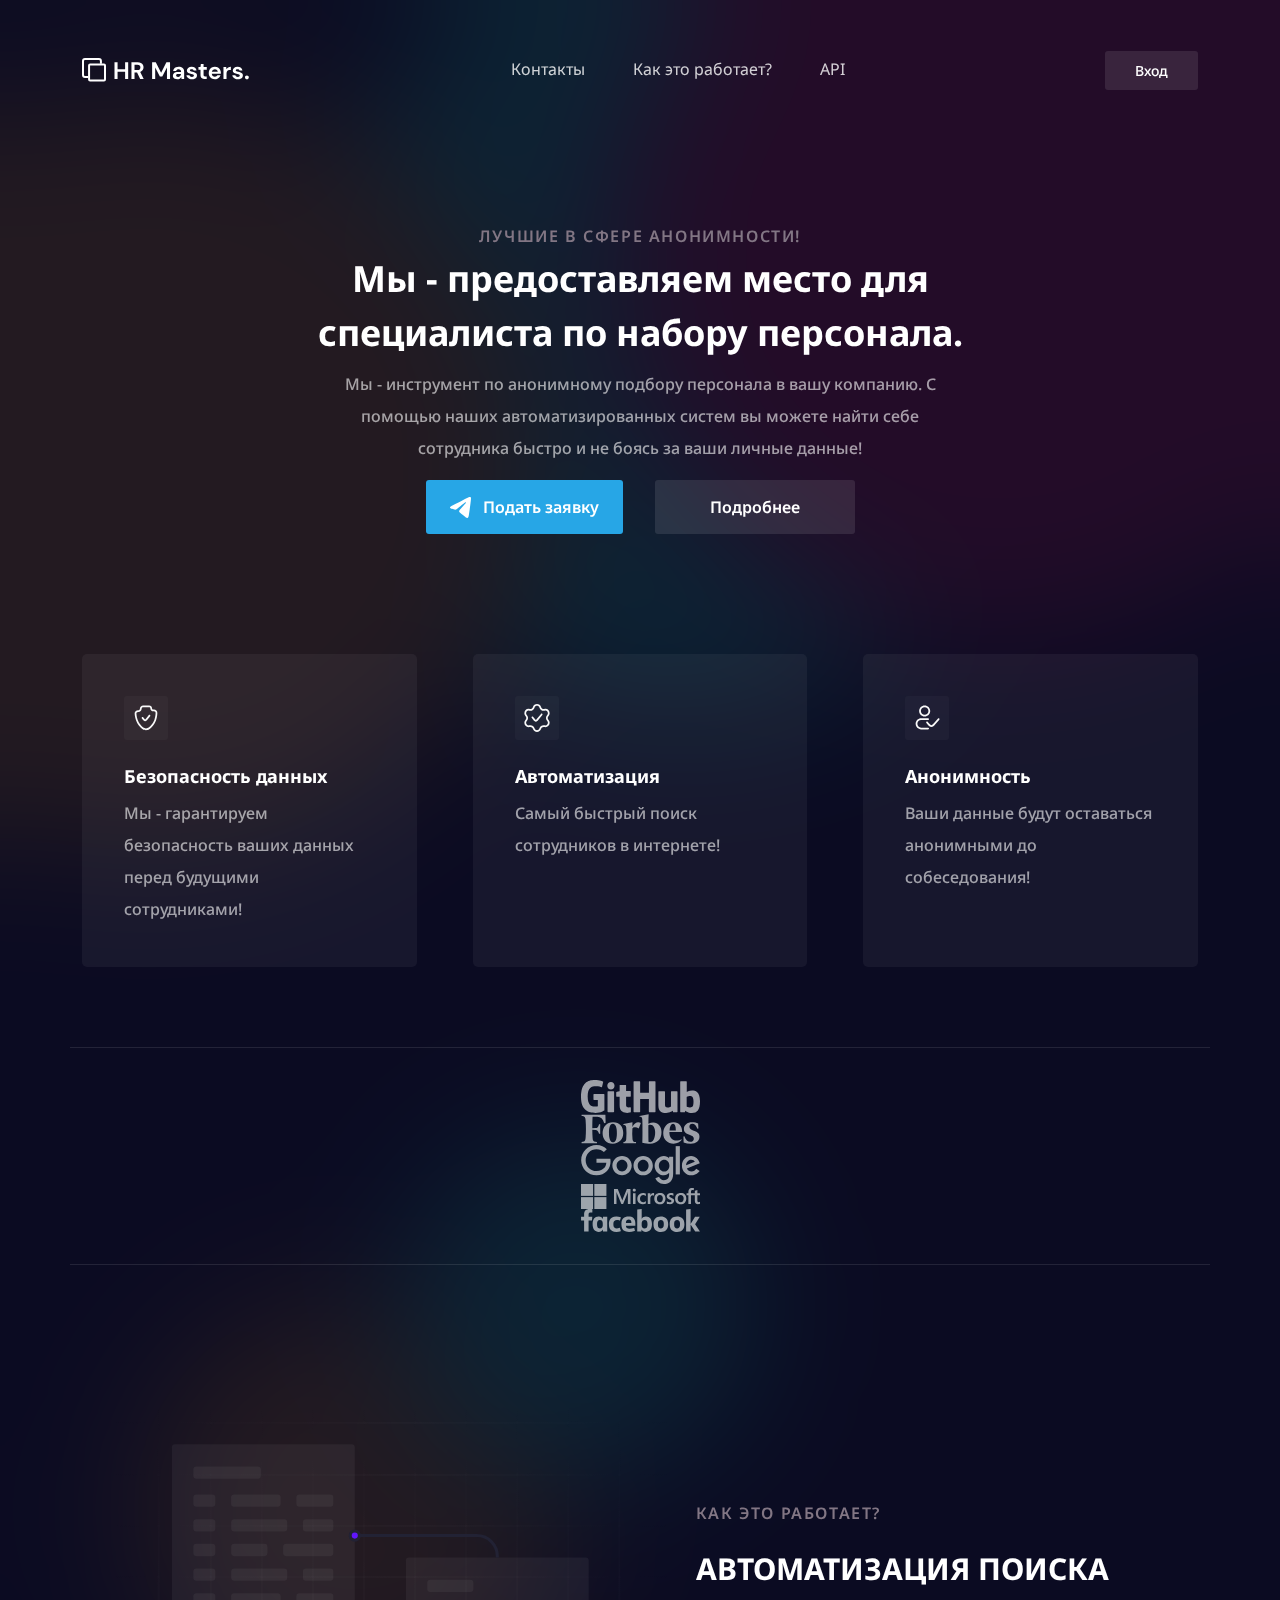
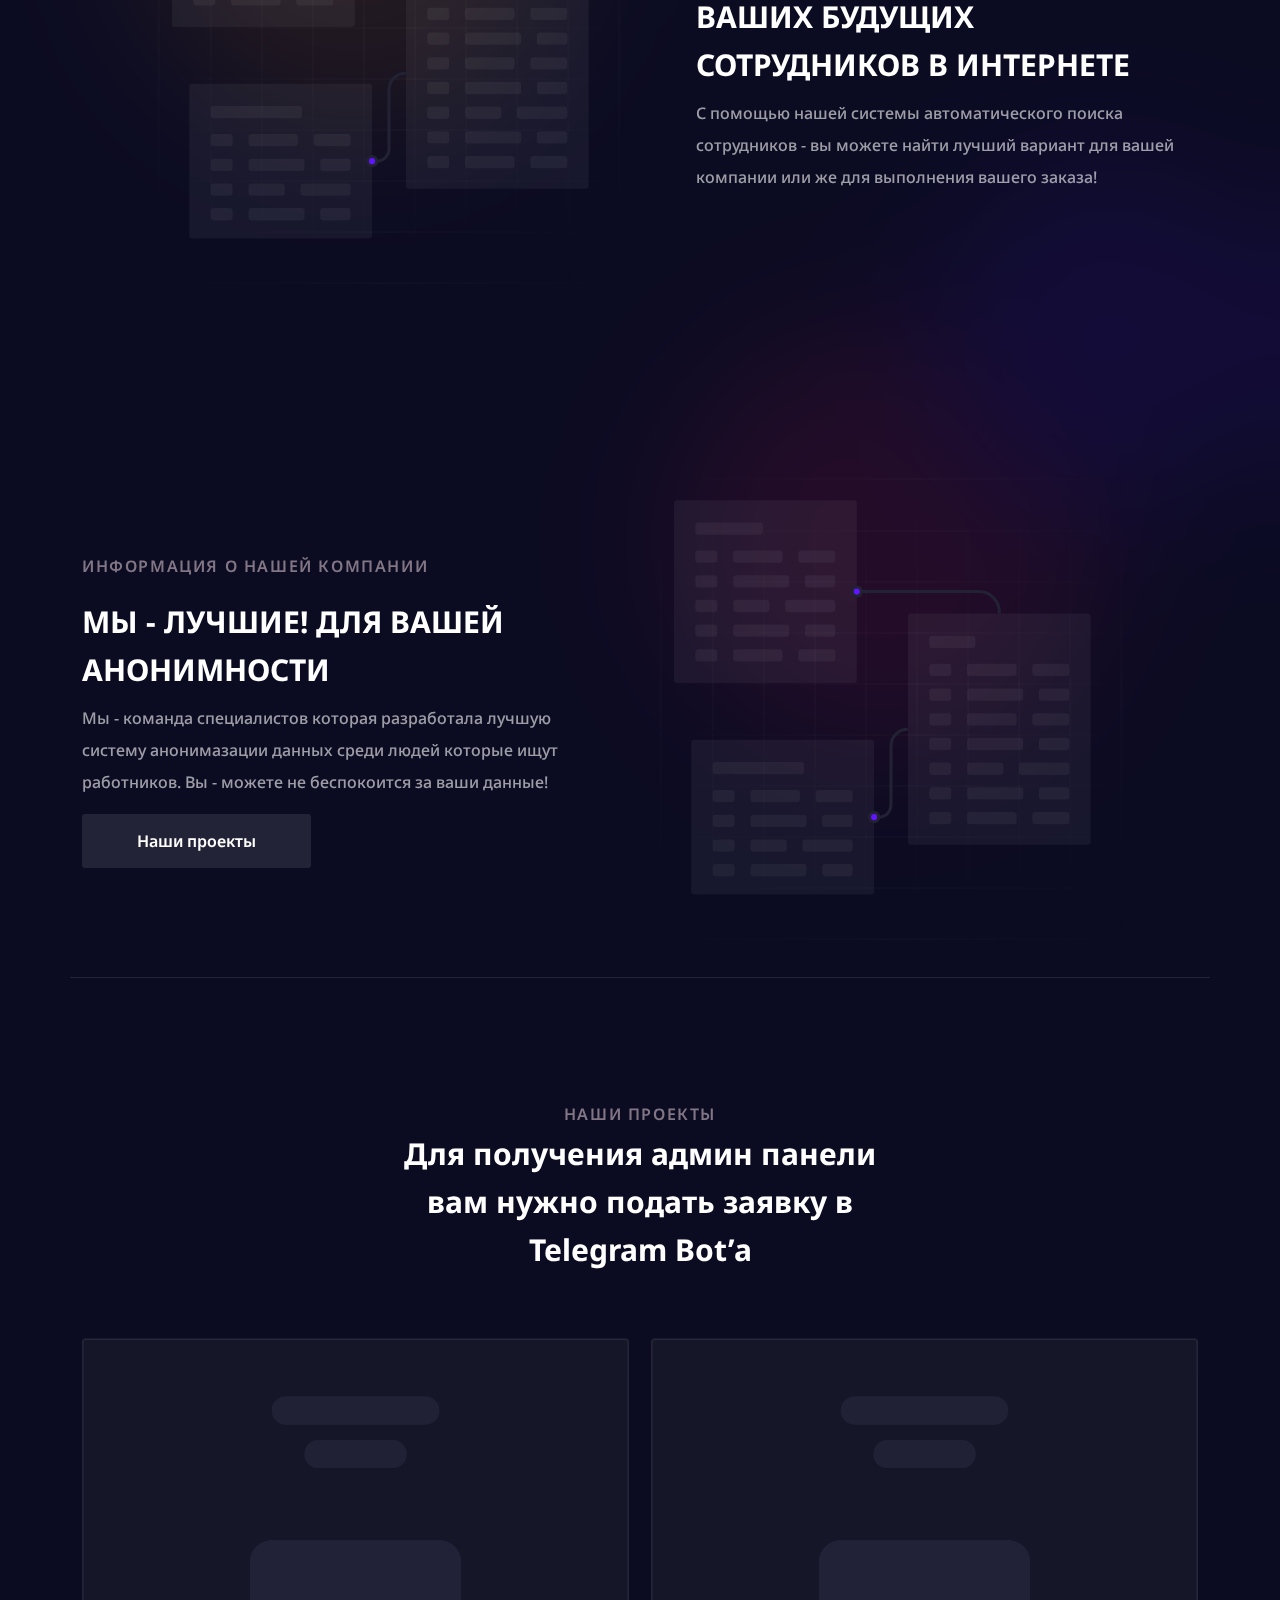
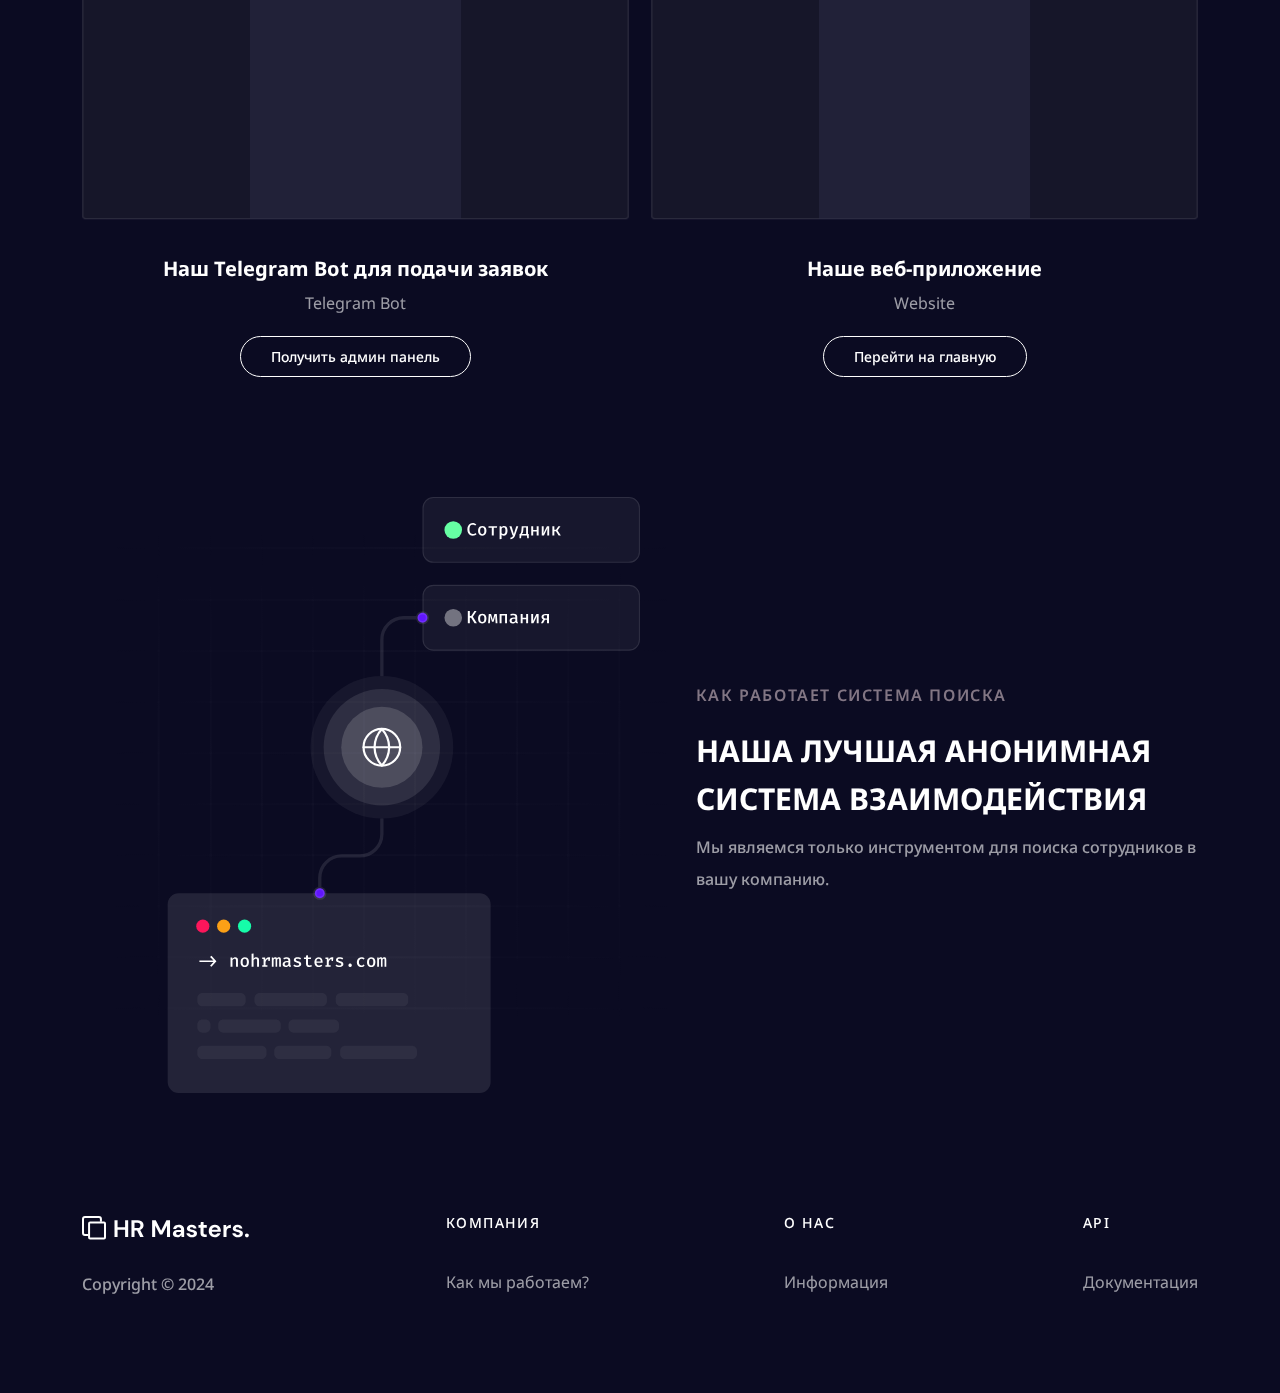
<file: index.html>
<!DOCTYPE html>
<html lang="en">
<head>
    <meta charset="UTF-8">
    <meta name="viewport" content="width=device-width, initial-scale=1.0">
    <link href="https://cdn.jsdelivr.net/npm/bootstrap@5.3.3/dist/css/bootstrap.min.css" rel="stylesheet" integrity="sha384-QWTKZyjpPEjISv5WaRU9OFeRpok6YctnYmDr5pNlyT2bRjXh0JMhjY6hW+ALEwIH" crossorigin="anonymous">
    <link rel="stylesheet" type="text/css" href="./assets/js/slick-1.8.1/slick/slick.css"/>
    <link rel="stylesheet" type="text/css" href="./assets/js/slick-1.8.1/slick/slick-theme.css"/>
    <link rel="stylesheet" href="./assets/css/style.css">
    <link rel="stylesheet" href="./assets/css/media.css">
    <link rel="shortcut icon" href="./assets/image/" type="image/x-icon">
    <title>HR Masters.</title>
</head>
<body class="bg-1">
<div class="blur">
    <header>
        <div class="container menu">
            <div class="menu-logo">
                <a href="./index.html"><img src="./assets/image/logo.svg" alt="logo"></a>
            </div>
            <div class="menu-links">
                <div class="menu-link">
                    <a href="./contacts.html">Контакты</a>
                </div>
                
                <div class="menu-link">
                    <a href="./howtowork.html">Как это работает?</a>
                </div>
                <div class="menu-link">
                    <a href="./api.html">API</a>
                </div>
            </div>
            <div class="menu-auth">
                <a href="./auth.html"><button>Вход</button></a>
            </div>
        </div>
        <nav class="navbar navbar-expand-lg navbar-light">
            <div class="container d-flex justify-content-between align-items-center">
                <div class="">
                    <button class="navbar-toggler" type="button" data-bs-toggle="collapse" data-bs-target="#navbarContent" aria-controls="navbarContent" aria-expanded="false">
                        <span class="navbar-toggler-icon"></span>
                    </button>
                </div>
                <div>
                    <div class="nabar-menu-r">
                        <a href="./index.html" class="navbar-brand"><img src="./assets/image/logo.svg" alt="logo"></a>
                    </div>
                </div>
                <div class="collapse navbar-collapse" id="navbarContent">
                    <ul class="navbar-nav mt-4 mb-0">
                        <li class="nav-item">
                            <a href="./contacts.html">Контакты</a>
                        </li>
                        
                        <li class="nav-item">
                            <a href="./howtowork.html">Как это работает?</a>
                        </li>
                        <li class="nav-item">
                            <a href="./api.html">API</a>
                        </li>
                        <li class="nav-item">
                            <a href="./auth.html">Вход</a>
                        </li>
                    </ul>
                </div>
            </div>
        </nav>
    </header>
    <section>
        <div class="container bid">
            <div class="bid-pastheader">
                <p>ЛУЧШИЕ В СФЕРЕ АНОНИМНОСТИ!</p>
            </div>
            <div class="bid-header">
                <h1>Мы - предоставляем место для специалиста по набору персонала.</h1>
            </div>
            <div class="bid-info">
                <p>Мы - инструмент по анонимному подбору персонала в вашу компанию. С помощью наших автоматизированных систем вы можете найти себе сотрудника быстро и не боясь за ваши личные данные!</p>
            </div>
            <div class="bid-buttons">
                <div class="bid-button-tg">
                    <a href="https://t.me/hrmastermanager"><button><img src="./assets/image/svg/logo tg.svg" alt="tg">Подать заявку</button></a>
                </div>
                <div class="bid-button-more">
                    <a href="./howtowork.html"><button>Подробнее</button></a>
                </div>
            </div>
        </div>
    </section>
    <section>
        <div class="container infoBlocks">
            <div class="infoBlock-item">
                <div class="infoBlock-item-img">
                    <img src="./assets/image/svg/guard.svg" alt="">
                </div>
                <div class="infoBlock-item-header">
                    <h2>Безопасность данных</h2>
                </div>
                <div class="infoBlock-item-text">
                    <p>Мы - гарантируем безопасность ваших данных перед будущими сотрудниками!</p>
                </div>
            </div>
            <div class="infoBlock-item">
                <div class="infoBlock-item-img">
                    <img src="./assets/image/svg/verif.svg" alt="">
                </div>
                <div class="infoBlock-item-header">
                    <h2>Автоматизация</h2>
                </div>
                <div class="infoBlock-item-text">
                    <p>Самый быстрый поиск сотрудников в интернете!</p>
                </div>
            </div>
            <div class="infoBlock-item">
                <div class="infoBlock-item-img">
                    <img src="./assets/image/svg/people.svg" alt="">
                </div>
                <div class="infoBlock-item-header">
                    <h2>Анонимность</h2>
                </div>
                <div class="infoBlock-item-text">
                    <p>Ваши данные будут оставаться анонимными до собеседования!</p>
                </div>
            </div>
        </div>
    </section>
    <section>
        <div class="container companyLogo">
            <div class="companyLogo-img">
                <img src="./assets/image/svg/Github Logo.svg" alt="">
            </div>
            <div class="companyLogo-img">
                <img src="./assets/image/svg/Forbes.com Logo.svg" alt="">
            </div>
            <div class="companyLogo-img">
                <img src="./assets/image/svg/Google Logo.svg" alt="">
            </div>
            <div class="companyLogo-img">
                <img src="./assets/image/svg/Microsoft Logo.svg" alt="">
            </div>
            <div class="companyLogo-img">
                <img src="./assets/image/svg/Facebook Logo.svg" alt="">
            </div>
        </div>
    </section>
    <section>
        <div class="container howto">
            <div class="howto-img">
                <img src="./assets/image/How We Work Illustration.svg" alt="">
            </div>
            <div class="howto-info">
                <div class="howto-info-pastheader">
                    <p>КАК ЭТО РАБОТАЕТ?</p>
                </div>
                <div class="howto-info-header">
                    <h2>АВТОМАТИЗАЦИЯ ПОИСКА ВАШИХ БУДУЩИХ СОТРУДНИКОВ В ИНТЕРНЕТЕ</h2>
                </div>
                <div class="howto-info-text">
                    <p>С помощью нашей системы автоматического поиска сотрудников - вы можете найти лучший вариант для вашей компании или же для выполнения вашего заказа!</p>
                </div>
            </div>
        </div>
        <div class="container howto">
            <div class="howto-info">
                <div class="howto-info-pastheader">
                    <p>ИНФОРМАЦИЯ О НАШЕЙ КОМПАНИИ</p>
                </div>
                <div class="howto-info-header">
                    <h2>МЫ - ЛУЧШИЕ! ДЛЯ ВАШЕЙ АНОНИМНОСТИ</h2>
                </div>
                <div class="howto-info-text">
                    <p>Мы - команда специалистов которая разработала лучшую систему анонимазации данных среди людей которые ищут работников. Вы - можете не беспокоится за ваши данные!</p>
                </div>
                <div class="howto-info-button">
                    <a href="#"><button>Наши проекты</button></a>
                </div>
            </div>
            <div class="howto-img">
                <img src="./assets/image/How We Work Illustration.svg" alt="">
            </div>
        </div>
    </section>
    <section>
        <div class="container project">
            <div class="project-header">
                <div class="project-pastheader">
                    <p>НАШИ ПРОЕКТЫ</p>
                </div>
                <div class="project-mainheader">
                    <h2>Для получения админ панели вам нужно подать заявку в Telegram Bot’a</h2>
                </div>
            </div>
            <div class="project-container">
                <div class="project-item">
                    <div class="project-item-img">
                        <img src="./assets/image/Group 427318822.png" alt="">
                    </div>
                    <div class="project-item-header">
                        <h2>Наш Telegram Bot для подачи заявок</h2>
                    </div>
                    <div class="project-item-info">
                        <p>Telegram Bot</p>
                    </div>
                    <div class="project-item-button">
                        <a href="https://t.me/hrmastermanager"><button>Получить админ панель</button></a>
                    </div>
                </div>
                <div class="project-item">
                    <div class="project-item-img">
                        <img src="./assets/image/Group 427318822.png" alt="">
                    </div>
                    <div class="project-item-header">
                        <h2>Наше веб-приложение</h2>
                    </div>
                    <div class="project-item-info">
                        <p>Website</p>
                    </div>
                    <div class="project-item-button">
                        <a href="./index.html"><button>Перейти на главную</button></a>
                    </div>
                </div>
            </div>
        </div>
    </section>
    <section>
        <div class="container howto">
            <div class="howto-img">
                <img src="./assets/image/Maintenance Illustration.svg" alt="">
            </div>
            <div class="howto-info">
                <div class="howto-info-pastheader">
                    <p>КАК РАБОТАЕТ СИСТЕМА ПОИСКА</p>
                </div>
                <div class="howto-info-header">
                    <h2>НАША ЛУЧШАЯ АНОНИМНАЯ СИСТЕМА ВЗАИМОДЕЙСТВИЯ</h2>
                </div>
                <div class="howto-info-text">
                    <p>Мы являемся только инструментом для поиска сотрудников в вашу компанию.</p>
                </div>
            </div>
        </div>
    </section>
    <footer>
        <div class="container footer">
            <div class="footer-item">
                <div class="footer-item-logo">
                    <img src="./assets/image/logo.svg" alt="">
                </div>
                <div class="footer-item-text">
                    <p>Copyright © 2024</p>
                </div>
            </div>
            <div class="footer-item">
                <div class="footer-item-header">
                    <h2>КОМПАНИЯ</h2>
                </div>
                <div class="footer-item-link">
                    <a href="./contacts.html">Как мы работаем?</a>
                </div>
            </div>
            <div class="footer-item">
                <div class="footer-item-header">
                    <h2>О НАС</h2>
                </div>
                <div class="footer-item-link">
                    <a href="./howtowork.html">Информация</a>
                </div>
            </div>
            <div class="footer-item">
                <div class="footer-item-header">
                    <h2>API</h2>
                </div>
                <div class="footer-item-link">
                    <a href="./api.html">Документация</a>
                </div>
            </div>
        </div>
    </footer>
</div>
<script
src="https://code.jquery.com/jquery-3.7.1.slim.js"
integrity="sha256-UgvvN8vBkgO0luPSUl2s8TIlOSYRoGFAX4jlCIm9Adc="
crossorigin="anonymous"></script>
<script src="https://cdn.jsdelivr.net/npm/bootstrap@5.3.3/dist/js/bootstrap.bundle.min.js" integrity="sha384-YvpcrYf0tY3lHB60NNkmXc5s9fDVZLESaAA55NDzOxhy9GkcIdslK1eN7N6jIeHz" crossorigin="anonymous"></script>
<script type="text/javascript" src="./assets/js/slick-1.8.1/slick/slick.min.js"></script>
<script src="./assets/js/slider.js"></script>
<script src="./assets/js/script.js"></script>
</body>
</html>
</file>
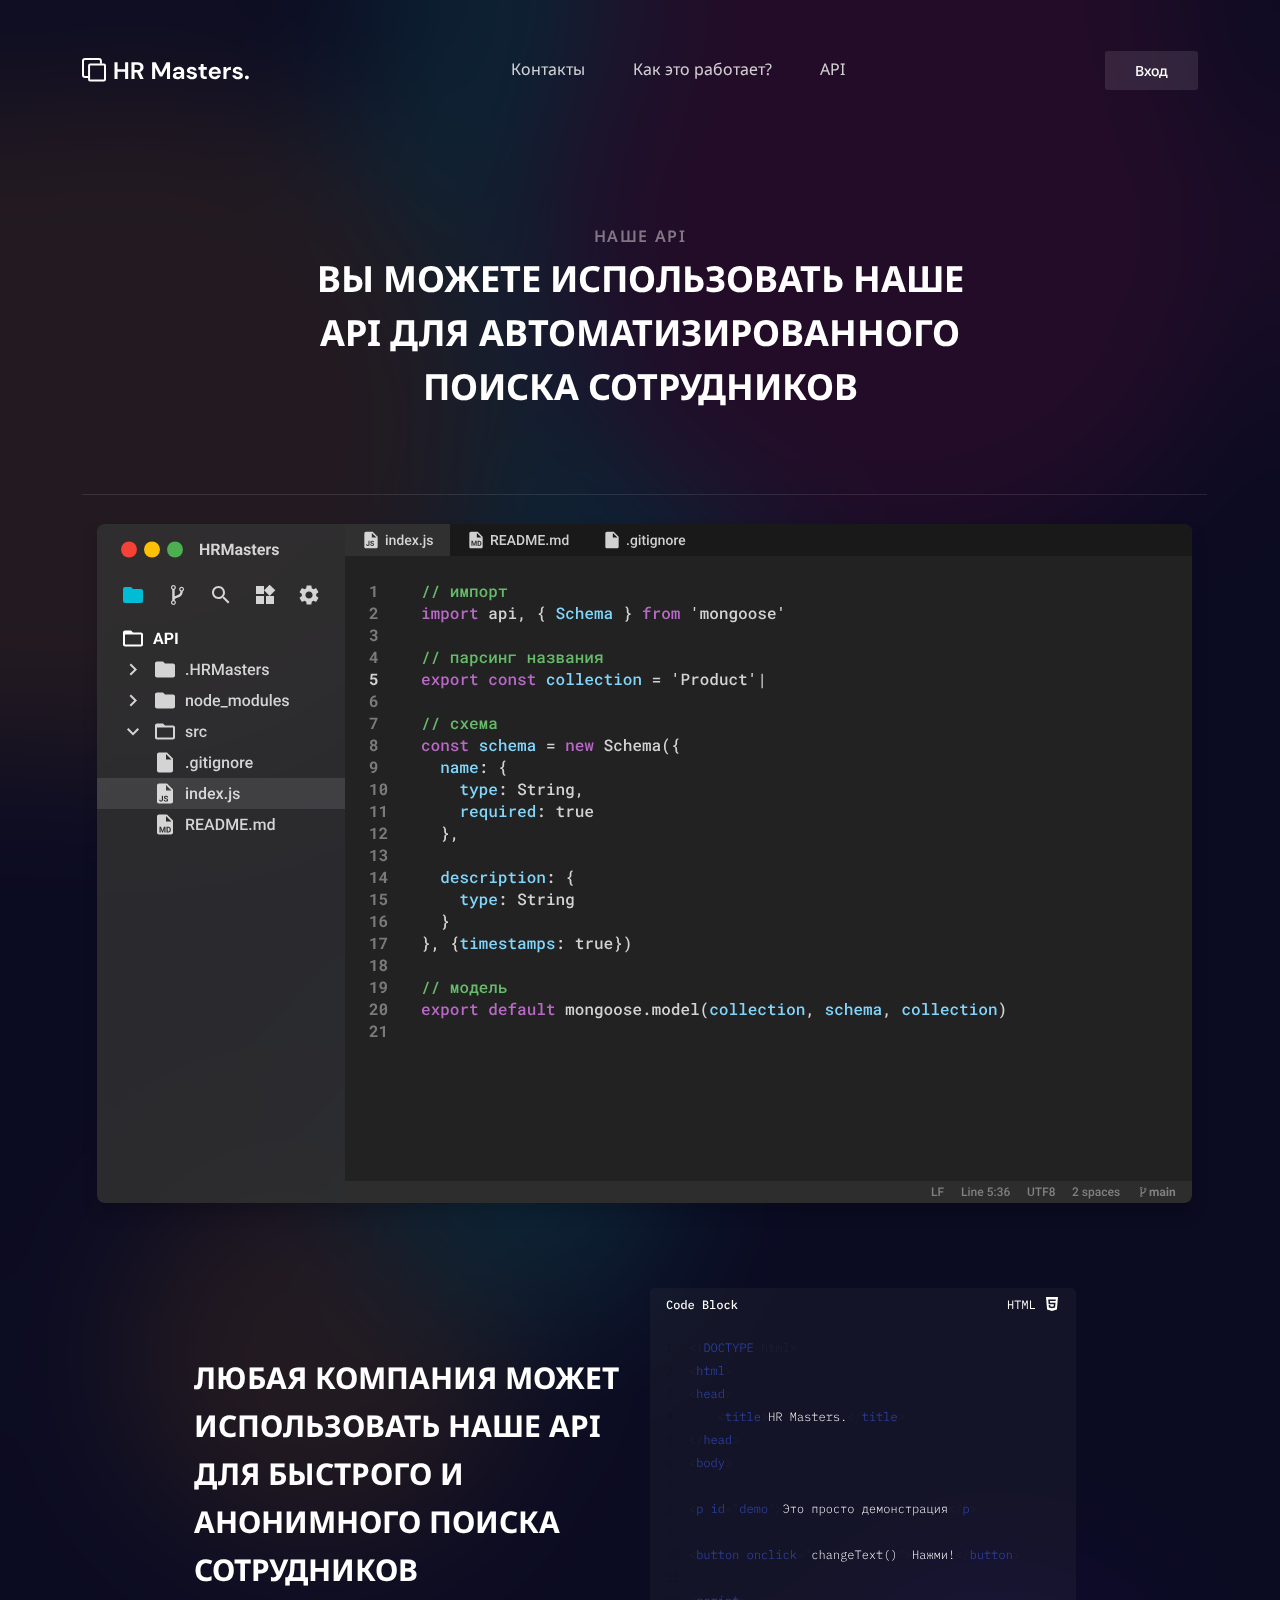
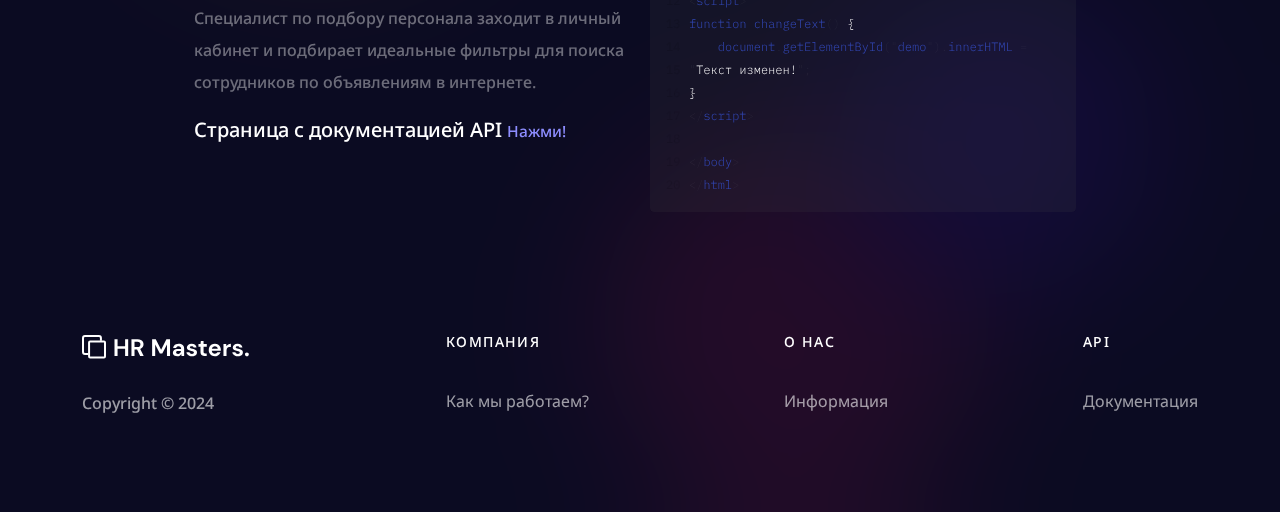
<file: api.html>
<!DOCTYPE html>
<html lang="en">
<head>
    <meta charset="UTF-8">
    <meta name="viewport" content="width=device-width, initial-scale=1.0">
    <link href="https://cdn.jsdelivr.net/npm/bootstrap@5.3.3/dist/css/bootstrap.min.css" rel="stylesheet" integrity="sha384-QWTKZyjpPEjISv5WaRU9OFeRpok6YctnYmDr5pNlyT2bRjXh0JMhjY6hW+ALEwIH" crossorigin="anonymous">
    <link rel="stylesheet" type="text/css" href="./assets/js/slick-1.8.1/slick/slick.css"/>
    <link rel="stylesheet" type="text/css" href="./assets/js/slick-1.8.1/slick/slick-theme.css"/>
    <link rel="stylesheet" href="./assets/css/style.css">
    <link rel="stylesheet" href="./assets/css/media.css">
    <link rel="shortcut icon" href="./assets/image/" type="image/x-icon">
    <title>HR Masters.</title>
</head>
<body class="bg-1">
<div class="blur">
    <header>
        <div class="container menu">
            <div class="menu-logo">
                <a href="./index.html"><img src="./assets/image/logo.svg" alt="logo"></a>
            </div>
            <div class="menu-links">
                <div class="menu-link">
                    <a href="./contacts.html">Контакты</a>
                </div>
                
                <div class="menu-link">
                    <a href="./howtowork.html">Как это работает?</a>
                </div>
                <div class="menu-link">
                    <a href="./api.html">API</a>
                </div>
            </div>
            <div class="menu-auth">
                <a href="./auth.html"><button>Вход</button></a>
            </div>
        </div>
        <nav class="navbar navbar-expand-lg navbar-light">
            <div class="container d-flex justify-content-between align-items-center">
                <div class="">
                    <button class="navbar-toggler" type="button" data-bs-toggle="collapse" data-bs-target="#navbarContent" aria-controls="navbarContent" aria-expanded="false">
                        <span class="navbar-toggler-icon"></span>
                    </button>
                </div>
                <div>
                    <div class="nabar-menu-r">
                        <a href="./index.html" class="navbar-brand"><img src="./assets/image/logo.svg" alt="logo"></a>
                    </div>
                </div>
                <div class="collapse navbar-collapse" id="navbarContent">
                    <ul class="navbar-nav mt-4 mb-0">
                        <li class="nav-item">
                            <a href="./contacts.html">Контакты</a>
                        </li>
                        
                        <li class="nav-item">
                            <a href="./howtowork.html">Как это работает?</a>
                        </li>
                        <li class="nav-item">
                            <a href="./api.html">API</a>
                        </li>
                        <li class="nav-item">
                            <a href="./auth.html">Вход</a>
                        </li>
                    </ul>
                </div>
            </div>
        </nav>
    </header>
    <section>
        <div class="container bid">
            <div class="bid-pastheader">
                <p>НАШЕ API</p>
            </div>
            <div class="bid-header">
                <h1>ВЫ МОЖЕТЕ ИСПОЛЬЗОВАТЬ НАШЕ API ДЛЯ АВТОМАТИЗИРОВАННОГО ПОИСКА СОТРУДНИКОВ</h1>
            </div>
        </div>
    </section>
    <section>
        <div class="container api">
            <div class="api-img">
                <img src="./assets/image/editor.svg" alt="">
            </div>
            <div class="api-cont">
                <div class="api-cont-text">
                    <div class="api-cont-header">
                        <h2>ЛЮБАЯ КОМПАНИЯ МОЖЕТ ИСПОЛЬЗОВАТЬ НАШЕ API ДЛЯ БЫСТРОГО И АНОНИМНОГО ПОИСКА СОТРУДНИКОВ</h2>
                    </div>
                    <div class="api-cont-info">
                        <p>Специалист по подбору персонала заходит в личный кабинет и подбирает идеальные фильтры для поиска сотрудников по объявлениям в интернете.</p>
                    </div>
                    <div class="api-cont-link">
                        <a href="#">Страница с документацией API <span class="purp">Нажми!</span></a>
                    </div>
                </div>
                <div class="api-cont-img">
                    <img src="./assets/image/CodeBlock.svg" alt="">
                </div>
            </div>
        </div>
    </section>
    <footer>
        <div class="container footer">
            <div class="footer-item">
                <div class="footer-item-logo">
                    <img src="./assets/image/logo.svg" alt="">
                </div>
                <div class="footer-item-text">
                    <p>Copyright © 2024</p>
                </div>
            </div>
            <div class="footer-item">
                <div class="footer-item-header">
                    <h2>КОМПАНИЯ</h2>
                </div>
                <div class="footer-item-link">
                    <a href="./contacts.html">Как мы работаем?</a>
                </div>
            </div>
            <div class="footer-item">
                <div class="footer-item-header">
                    <h2>О НАС</h2>
                </div>
                <div class="footer-item-link">
                    <a href="./howtowork.html">Информация</a>
                </div>
            </div>
            <div class="footer-item">
                <div class="footer-item-header">
                    <h2>API</h2>
                </div>
                <div class="footer-item-link">
                    <a href="./api.html">Документация</a>
                </div>
            </div>
        </div>
    </footer>
</div>
<script
src="https://code.jquery.com/jquery-3.7.1.slim.js"
integrity="sha256-UgvvN8vBkgO0luPSUl2s8TIlOSYRoGFAX4jlCIm9Adc="
crossorigin="anonymous"></script>
<script src="https://cdn.jsdelivr.net/npm/bootstrap@5.3.3/dist/js/bootstrap.bundle.min.js" integrity="sha384-YvpcrYf0tY3lHB60NNkmXc5s9fDVZLESaAA55NDzOxhy9GkcIdslK1eN7N6jIeHz" crossorigin="anonymous"></script>
<script type="text/javascript" src="./assets/js/slick-1.8.1/slick/slick.min.js"></script>
<script src="./assets/js/slider.js"></script>
<script src="./assets/js/script.js"></script>
</body>
</html>
</file>
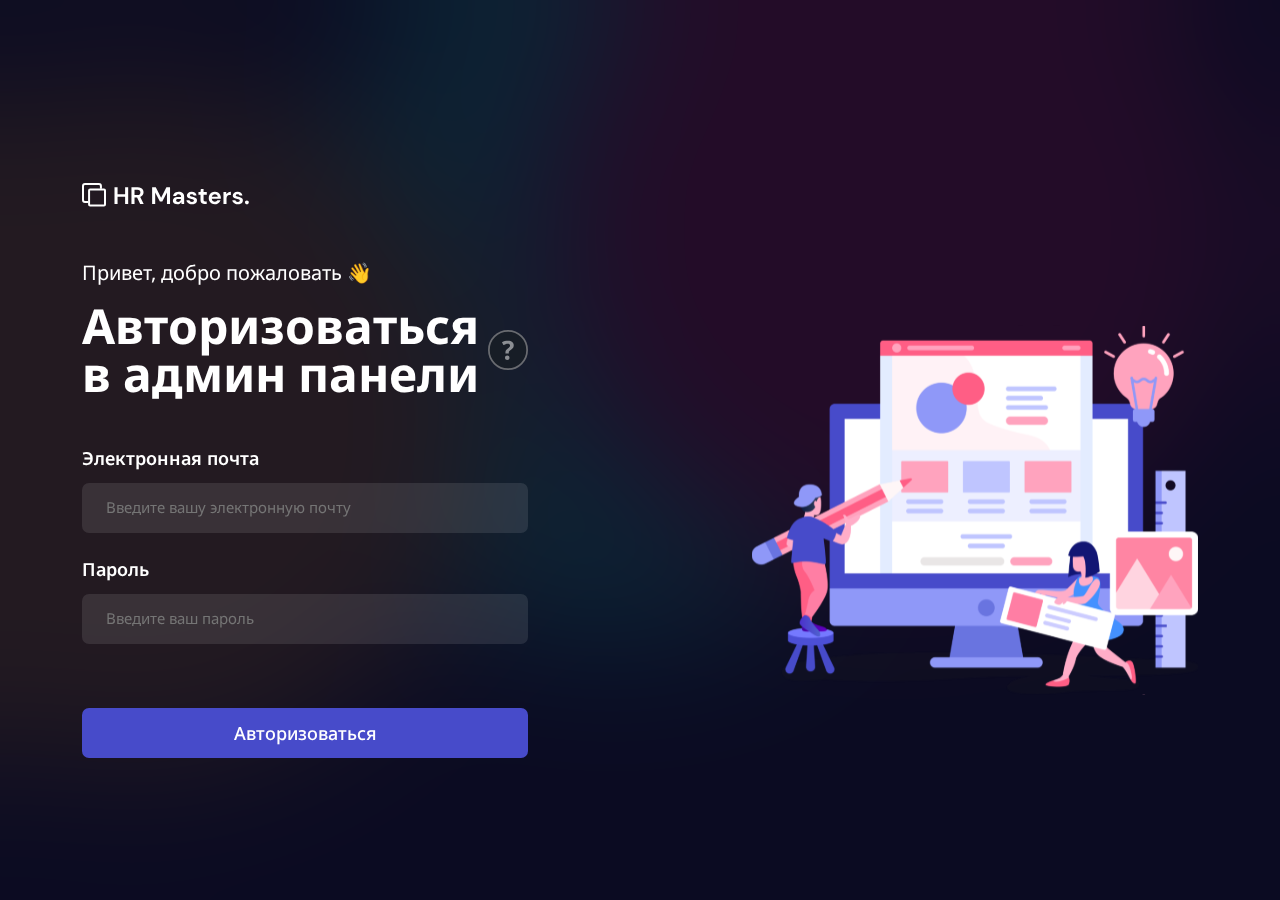
<file: auth.html>
<!DOCTYPE html>
<html lang="en">
<head>
    <meta charset="UTF-8">
    <meta name="viewport" content="width=device-width, initial-scale=1.0">
    <link href="https://cdn.jsdelivr.net/npm/bootstrap@5.3.3/dist/css/bootstrap.min.css" rel="stylesheet" integrity="sha384-QWTKZyjpPEjISv5WaRU9OFeRpok6YctnYmDr5pNlyT2bRjXh0JMhjY6hW+ALEwIH" crossorigin="anonymous">
    <link rel="stylesheet" type="text/css" href="./assets/js/slick-1.8.1/slick/slick.css"/>
    <link rel="stylesheet" type="text/css" href="./assets/js/slick-1.8.1/slick/slick-theme.css"/>
    <link rel="stylesheet" href="./assets/css/style.css">
    <link rel="stylesheet" href="./assets/css/media.css">
    <link rel="shortcut icon" href="./assets/image/" type="image/x-icon">
    <title>HR Masters.</title>
</head>
<body class="bg-1">
<div class="blur">
<section>
    <div class="container auth">
        <div class="auth-info">
            <div class="auth-info-logo">
                <img src="./assets/image/logo.svg" alt="">
            </div>
            <div class="auth-info-header">
                <div class="auth-info-hello">
                    <p>Привет, добро пожаловать 👋 </p>
                </div>
                <div class="auth-info-header-cont">
                    <h1>Авторизоваться в админ панели</h1>
                    <div class="auth-hover">
                        <div class="auth-hover-active">
                            <img src="./assets/image/svg/Group 427318824.svg" alt="">
                        </div>
                        <div class="auth-hover-info">
                            <p>Получить доступ к админ панели<br>
                                можно через наш <a href="https://t.me/hrmastermanager">Telegram Bot</a></p>
                            <img src="./assets/image/svg/Rectangle 186.svg" alt="">
                        </div>
                    </div>
                </div>
            </div>
            <div class="auth-info-form">
                <form action="./parsing.html">
                    <div class="auth-input">
                        <p>Электронная почта</p>
                        <input type="email" placeholder="Введите вашу электронную почту" required>
                    </div>
                    <div class="auth-input">
                        <p>Пароль</p>
                        <input type="password" placeholder="Введите ваш пароль" required>
                    </div>
                    <div class="auth-submit">
                        <input type="submit" value="Авторизоваться">
                    </div>
                </form>
            </div>
        </div>
        <div class="auth-img">
            <img src="./assets/image/reshot-illustration-website-design-U3PZXDSEVY 1.svg" alt="">
        </div>
    </div>
</section>
</div>
<script
src="https://code.jquery.com/jquery-3.7.1.slim.js"
integrity="sha256-UgvvN8vBkgO0luPSUl2s8TIlOSYRoGFAX4jlCIm9Adc="
crossorigin="anonymous"></script>
<script src="https://cdn.jsdelivr.net/npm/bootstrap@5.3.3/dist/js/bootstrap.bundle.min.js" integrity="sha384-YvpcrYf0tY3lHB60NNkmXc5s9fDVZLESaAA55NDzOxhy9GkcIdslK1eN7N6jIeHz" crossorigin="anonymous"></script>
<script type="text/javascript" src="./assets/js/slick-1.8.1/slick/slick.min.js"></script>
<script src="./assets/js/slider.js"></script>
<script src="./assets/js/script.js"></script>
</body>
</html>
</file>
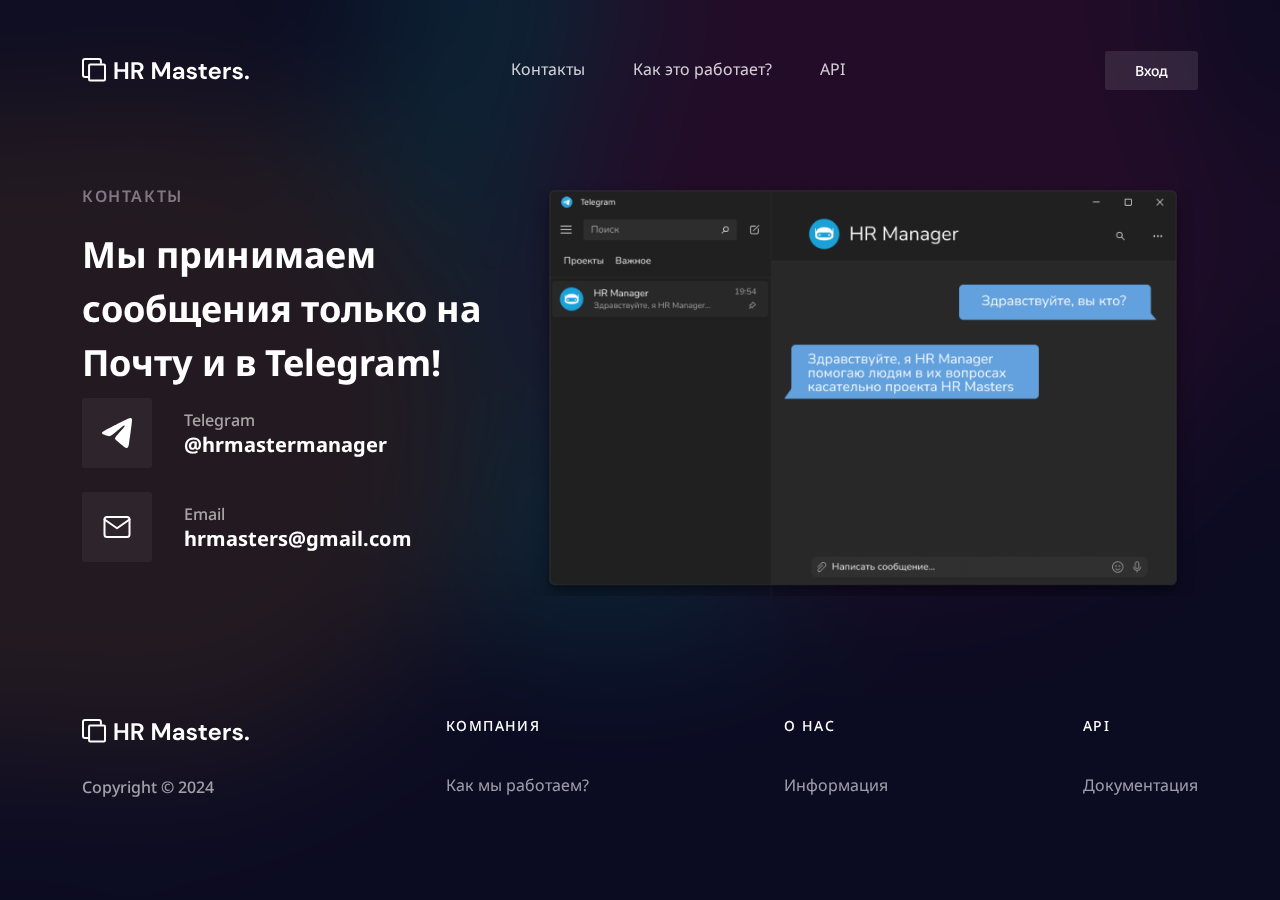
<file: contacts.html>
<!DOCTYPE html>
<html lang="en">
<head>
    <meta charset="UTF-8">
    <meta name="viewport" content="width=device-width, initial-scale=1.0">
    <link href="https://cdn.jsdelivr.net/npm/bootstrap@5.3.3/dist/css/bootstrap.min.css" rel="stylesheet" integrity="sha384-QWTKZyjpPEjISv5WaRU9OFeRpok6YctnYmDr5pNlyT2bRjXh0JMhjY6hW+ALEwIH" crossorigin="anonymous">
    <link rel="stylesheet" type="text/css" href="./assets/js/slick-1.8.1/slick/slick.css"/>
    <link rel="stylesheet" type="text/css" href="./assets/js/slick-1.8.1/slick/slick-theme.css"/>
    <link rel="stylesheet" href="./assets/css/style.css">
    <link rel="stylesheet" href="./assets/css/media.css">
    <link rel="shortcut icon" href="./assets/image/" type="image/x-icon">
    <title>HR Masters.</title>
</head>
<body class="bg-1">
<div class="blur">
    <header>
        <div class="container menu">
            <div class="menu-logo">
                <a href="./index.html"><img src="./assets/image/logo.svg" alt="logo"></a>
            </div>
            <div class="menu-links">
                <div class="menu-link">
                    <a href="./contacts.html">Контакты</a>
                </div>
                
                <div class="menu-link">
                    <a href="./howtowork.html">Как это работает?</a>
                </div>
                <div class="menu-link">
                    <a href="./api.html">API</a>
                </div>
            </div>
            <div class="menu-auth">
                <a href="./auth.html"><button>Вход</button></a>
            </div>
        </div>
        <nav class="navbar navbar-expand-lg navbar-light">
            <div class="container d-flex justify-content-between align-items-center">
                <div class="">
                    <button class="navbar-toggler" type="button" data-bs-toggle="collapse" data-bs-target="#navbarContent" aria-controls="navbarContent" aria-expanded="false">
                        <span class="navbar-toggler-icon"></span>
                    </button>
                </div>
                <div>
                    <div class="nabar-menu-r">
                        <a href="./index.html" class="navbar-brand"><img src="./assets/image/logo.svg" alt="logo"></a>
                    </div>
                </div>
                <div class="collapse navbar-collapse" id="navbarContent">
                    <ul class="navbar-nav mt-4 mb-0">
                        <li class="nav-item">
                            <a href="./contacts.html">Контакты</a>
                        </li>
                        
                        <li class="nav-item">
                            <a href="./howtowork.html">Как это работает?</a>
                        </li>
                        <li class="nav-item">
                            <a href="./api.html">API</a>
                        </li>
                        <li class="nav-item">
                            <a href="./auth.html">Вход</a>
                        </li>
                    </ul>
                </div>
            </div>
        </nav>
    </header>
    <section>
        <div class="container contacts">
            <div class="contacts-info">
                <div class="contacts-miniheader">
                    <p>КОНТАКТЫ</p>
                </div>
                <div class="contacts-header">
                    <h2>Мы принимаем сообщения только на Почту и в Telegram!</h2>
                </div>
                <div class="contacts-soc">
                    <div class="contacts-soc-item">
                        <div class="contacts-soc-item-img">
                            <img src="./assets/image/svg/logo tg.svg" alt="">
                        </div>
                        <div class="contacts-soc-item-text">
                            <p>Telegram</p>
                            <h2>@hrmastermanager</h2>
                        </div>
                    </div>
                    <div class="contacts-soc-item">
                        <div class="contacts-soc-item-img">
                            <img src="./assets/image/svg/mail.svg" alt="">
                        </div>
                        <div class="contacts-soc-item-text">
                            <p>Email</p>
                            <h2>hrmasters@gmail.com</h2>
                        </div>
                    </div>
                </div>
            </div>
            <div class="contacts-img">
                <img src="./assets/image/qwe.png" alt="">
            </div>
        </div>
    </section>
    <footer>
        <div class="container footer">
            <div class="footer-item">
                <div class="footer-item-logo">
                    <img src="./assets/image/logo.svg" alt="">
                </div>
                <div class="footer-item-text">
                    <p>Copyright © 2024</p>
                </div>
            </div>
            <div class="footer-item">
                <div class="footer-item-header">
                    <h2>КОМПАНИЯ</h2>
                </div>
                <div class="footer-item-link">
                    <a href="./contacts.html">Как мы работаем?</a>
                </div>
            </div>
            <div class="footer-item">
                <div class="footer-item-header">
                    <h2>О НАС</h2>
                </div>
                <div class="footer-item-link">
                    <a href="./howtowork.html">Информация</a>
                </div>
            </div>
            <div class="footer-item">
                <div class="footer-item-header">
                    <h2>API</h2>
                </div>
                <div class="footer-item-link">
                    <a href="./api.html">Документация</a>
                </div>
            </div>
        </div>
    </footer>
</div>
<script
src="https://code.jquery.com/jquery-3.7.1.slim.js"
integrity="sha256-UgvvN8vBkgO0luPSUl2s8TIlOSYRoGFAX4jlCIm9Adc="
crossorigin="anonymous"></script>
<script src="https://cdn.jsdelivr.net/npm/bootstrap@5.3.3/dist/js/bootstrap.bundle.min.js" integrity="sha384-YvpcrYf0tY3lHB60NNkmXc5s9fDVZLESaAA55NDzOxhy9GkcIdslK1eN7N6jIeHz" crossorigin="anonymous"></script>
<script type="text/javascript" src="./assets/js/slick-1.8.1/slick/slick.min.js"></script>
<script src="./assets/js/slider.js"></script>
<script src="./assets/js/script.js"></script>
</body>
</html>
</file>
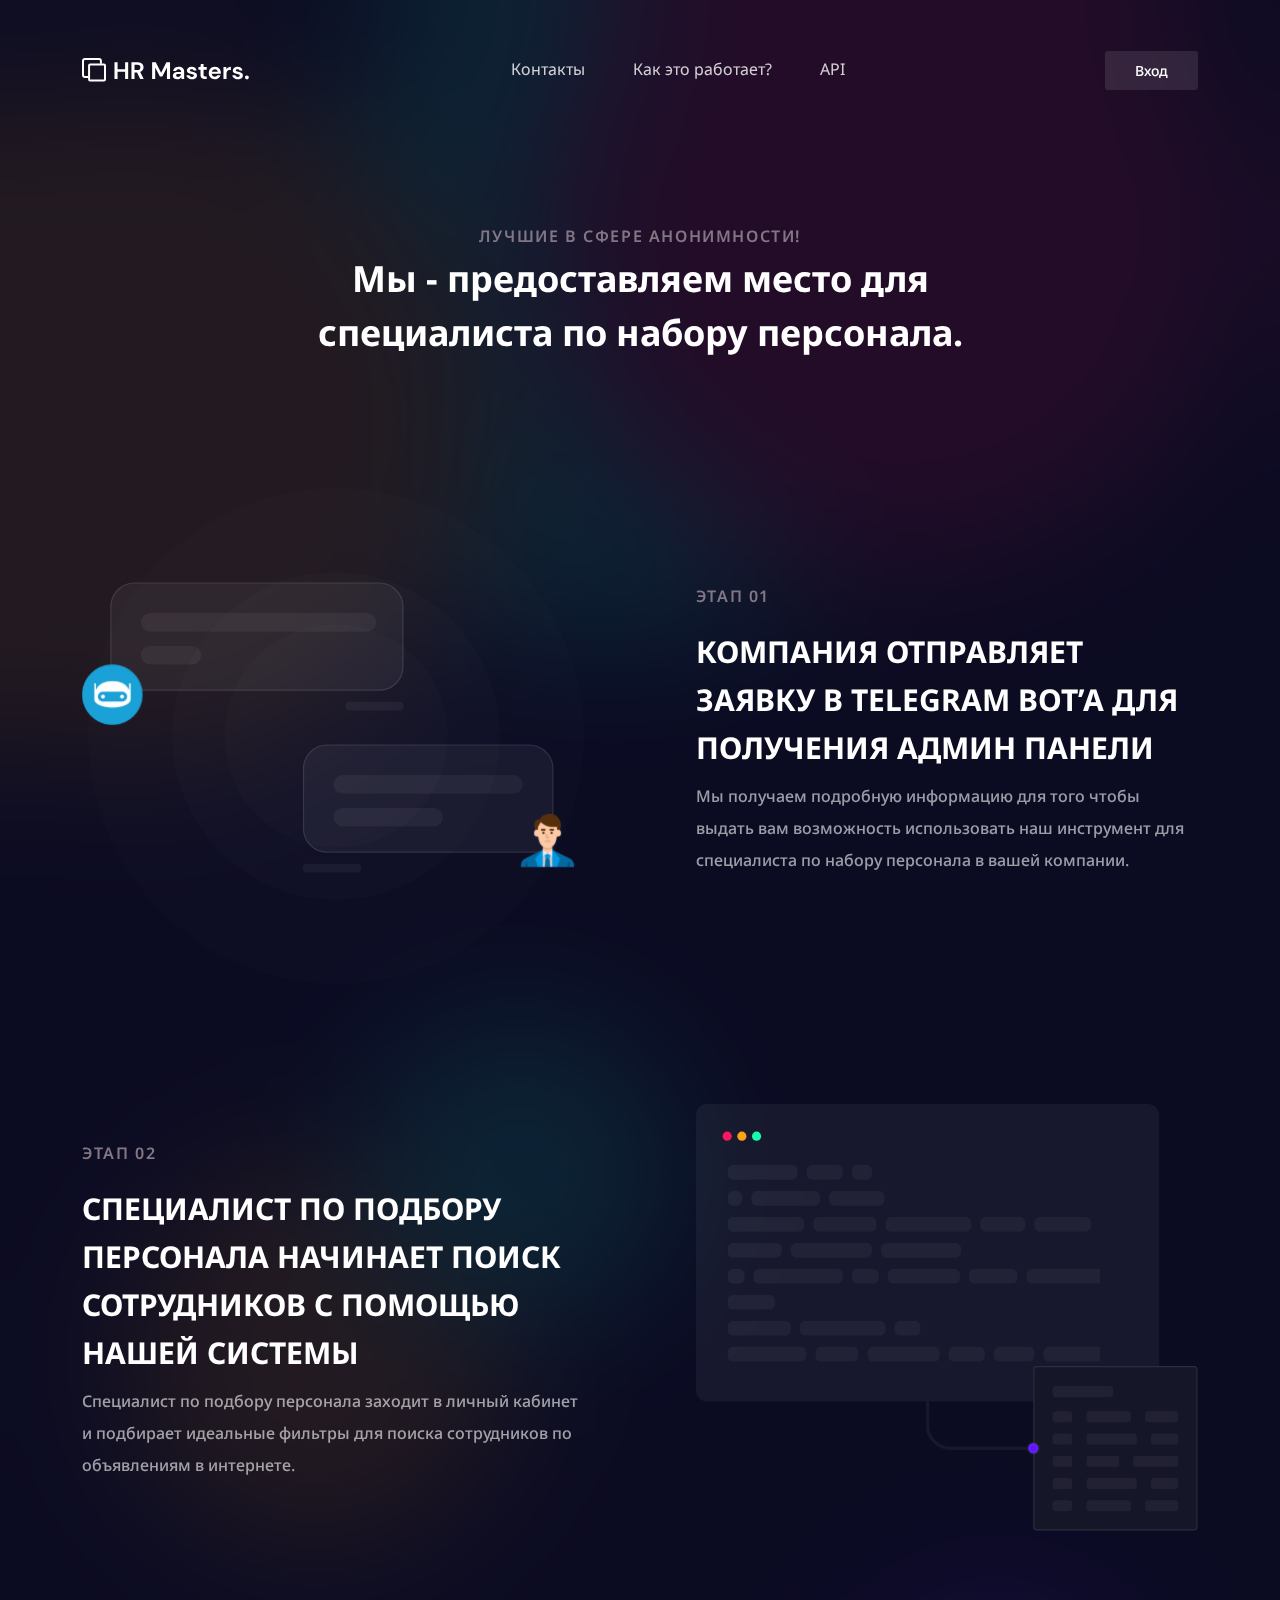
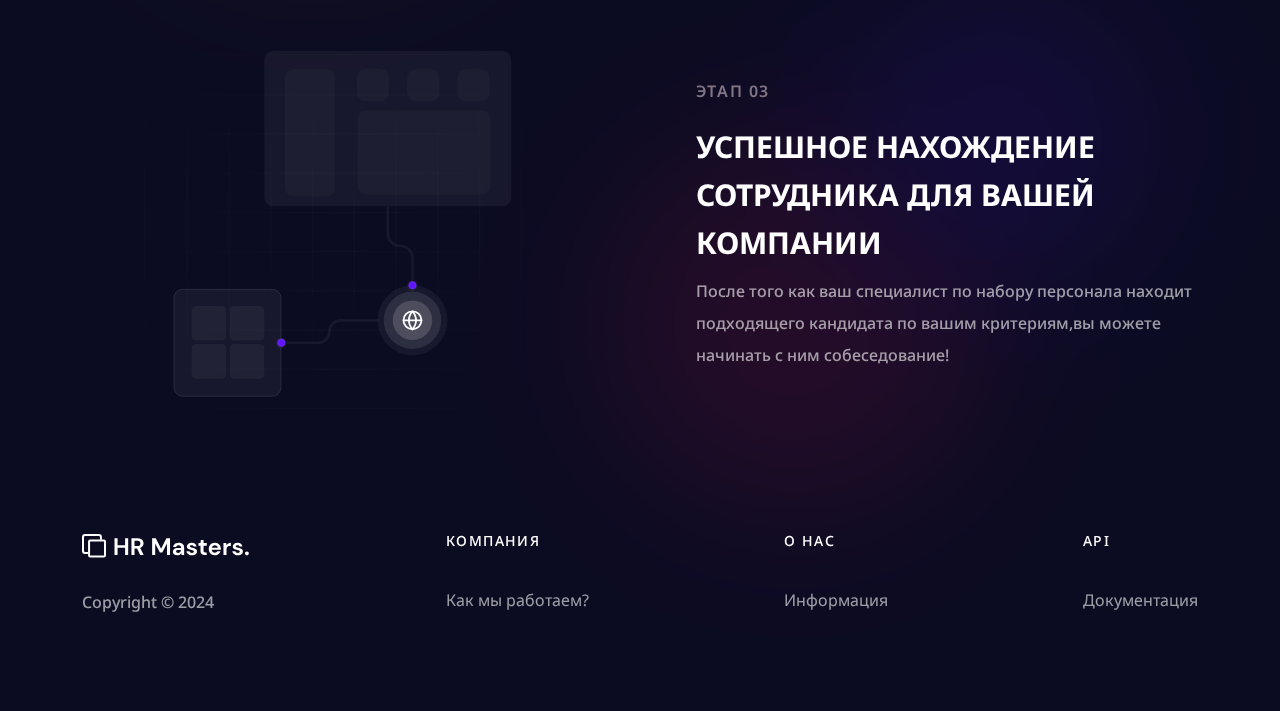
<file: howtowork.html>
<!DOCTYPE html>
<html lang="en">
<head>
    <meta charset="UTF-8">
    <meta name="viewport" content="width=device-width, initial-scale=1.0">
    <link href="https://cdn.jsdelivr.net/npm/bootstrap@5.3.3/dist/css/bootstrap.min.css" rel="stylesheet" integrity="sha384-QWTKZyjpPEjISv5WaRU9OFeRpok6YctnYmDr5pNlyT2bRjXh0JMhjY6hW+ALEwIH" crossorigin="anonymous">
    <link rel="stylesheet" type="text/css" href="./assets/js/slick-1.8.1/slick/slick.css"/>
    <link rel="stylesheet" type="text/css" href="./assets/js/slick-1.8.1/slick/slick-theme.css"/>
    <link rel="stylesheet" href="./assets/css/style.css">
    <link rel="stylesheet" href="./assets/css/media.css">
    <link rel="shortcut icon" href="./assets/image/" type="image/x-icon">
    <title>HR Masters.</title>
</head>
<body class="bg-1">
<div class="blur">
    <header>
        <div class="container menu">
            <div class="menu-logo">
                <a href="./index.html"><img src="./assets/image/logo.svg" alt="logo"></a>
            </div>
            <div class="menu-links">
                <div class="menu-link">
                    <a href="./contacts.html">Контакты</a>
                </div>
                
                <div class="menu-link">
                    <a href="./howtowork.html">Как это работает?</a>
                </div>
                <div class="menu-link">
                    <a href="./api.html">API</a>
                </div>
            </div>
            <div class="menu-auth">
                <a href="./auth.html"><button>Вход</button></a>
            </div>
        </div>
        <nav class="navbar navbar-expand-lg navbar-light">
            <div class="container d-flex justify-content-between align-items-center">
                <div class="">
                    <button class="navbar-toggler" type="button" data-bs-toggle="collapse" data-bs-target="#navbarContent" aria-controls="navbarContent" aria-expanded="false">
                        <span class="navbar-toggler-icon"></span>
                    </button>
                </div>
                <div>
                    <div class="nabar-menu-r">
                        <a href="./index.html" class="navbar-brand"><img src="./assets/image/logo.svg" alt="logo"></a>
                    </div>
                </div>
                <div class="collapse navbar-collapse" id="navbarContent">
                    <ul class="navbar-nav mt-4 mb-0">
                        <li class="nav-item">
                            <a href="./contacts.html">Контакты</a>
                        </li>
                        
                        <li class="nav-item">
                            <a href="./howtowork.html">Как это работает?</a>
                        </li>
                        <li class="nav-item">
                            <a href="./api.html">API</a>
                        </li>
                        <li class="nav-item">
                            <a href="./auth.html">Вход</a>
                        </li>
                    </ul>
                </div>
            </div>
        </nav>
    </header>
    <section>
        <div class="container bid">
            <div class="bid-pastheader">
                <p>ЛУЧШИЕ В СФЕРЕ АНОНИМНОСТИ!</p>
            </div>
            <div class="bid-header">
                <h1>Мы - предоставляем место для специалиста по набору персонала.</h1>
            </div>
        </div>
    </section>
    <section>
        <div class="container howto">
            <div class="howto-img-2">
                <img src="./assets/image/Discuss Illustration.svg" alt="">
            </div>
            <div class="howto-info">
                <div class="howto-info-pastheader">
                    <p>ЭТАП 01</p>
                </div>
                <div class="howto-info-header">
                    <h2>КОМПАНИЯ ОТПРАВЛЯЕТ ЗАЯВКУ В TELEGRAM BOT’A ДЛЯ ПОЛУЧЕНИЯ АДМИН ПАНЕЛИ</h2>
                </div>
                <div class="howto-info-text">
                    <p>Мы получаем подробную информацию для того чтобы выдать вам возможность использовать наш инструмент для специалиста по набору персонала в вашей компании.</p>
                </div>
            </div>
        </div>
        <div class="container howto">
            <div class="howto-info">
                <div class="howto-info-pastheader">
                    <p>ЭТАП 02</p>
                </div>
                <div class="howto-info-header">
                    <h2>СПЕЦИАЛИСТ ПО ПОДБОРУ ПЕРСОНАЛА НАЧИНАЕТ ПОИСК СОТРУДНИКОВ С ПОМОЩЬЮ НАШЕЙ СИСТЕМЫ</h2>
                </div>
                <div class="howto-info-text">
                    <p>Специалист по подбору персонала заходит в личный кабинет и подбирает идеальные фильтры для поиска сотрудников по объявлениям в интернете.</p>
                </div>
            </div>
            <div class="howto-img-2">
                <img src="./assets/image/Development Illustration.svg" alt="">
            </div>
        </div>
        <div class="container howto">
            <div class="howto-img-2">
                <img src="./assets/image/Group 427318823.svg" alt="">
            </div>
            <div class="howto-info">
                <div class="howto-info-pastheader">
                    <p>ЭТАП 03</p>
                </div>
                <div class="howto-info-header">
                    <h2>УСПЕШНОЕ НАХОЖДЕНИЕ СОТРУДНИКА ДЛЯ ВАШЕЙ КОМПАНИИ</h2>
                </div>
                <div class="howto-info-text">
                    <p>После того как ваш специалист по набору персонала находит подходящего кандидата по вашим критериям,вы можете начинать с ним собеседование!</p>
                </div>
            </div>
        </div>
    </section>
    <footer>
        <div class="container footer">
            <div class="footer-item">
                <div class="footer-item-logo">
                    <img src="./assets/image/logo.svg" alt="">
                </div>
                <div class="footer-item-text">
                    <p>Copyright © 2024</p>
                </div>
            </div>
            <div class="footer-item">
                <div class="footer-item-header">
                    <h2>КОМПАНИЯ</h2>
                </div>
                <div class="footer-item-link">
                    <a href="./contacts.html">Как мы работаем?</a>
                </div>
            </div>
            <div class="footer-item">
                <div class="footer-item-header">
                    <h2>О НАС</h2>
                </div>
                <div class="footer-item-link">
                    <a href="./howtowork.html">Информация</a>
                </div>
            </div>
            <div class="footer-item">
                <div class="footer-item-header">
                    <h2>API</h2>
                </div>
                <div class="footer-item-link">
                    <a href="./api.html">Документация</a>
                </div>
            </div>
        </div>
    </footer>
</div>
<script
src="https://code.jquery.com/jquery-3.7.1.slim.js"
integrity="sha256-UgvvN8vBkgO0luPSUl2s8TIlOSYRoGFAX4jlCIm9Adc="
crossorigin="anonymous"></script>
<script src="https://cdn.jsdelivr.net/npm/bootstrap@5.3.3/dist/js/bootstrap.bundle.min.js" integrity="sha384-YvpcrYf0tY3lHB60NNkmXc5s9fDVZLESaAA55NDzOxhy9GkcIdslK1eN7N6jIeHz" crossorigin="anonymous"></script>
<script type="text/javascript" src="./assets/js/slick-1.8.1/slick/slick.min.js"></script>
<script src="./assets/js/slider.js"></script>
<script src="./assets/js/script.js"></script>
</body>
</html>
</file>
<file: assets/css/style.css>
@import url(https://fonts.googleapis.com/css?family=Noto+Sans:100,200,300,regular,500,600,700,800,900,100italic,200italic,300italic,italic,500italic,600italic,700italic,800italic,900italic);

.blur {
    backdrop-filter: blur(70px);
}
.navbar {
    display: none;
}
.bg-1 {
    background-image: url(../image/bg/Background.svg);
    background-size: cover;
    background-repeat: no-repeat;
}
a {
    text-decoration: none;
}

/* index */

.menu {
    height: 140px;
    display: flex;
    justify-content: space-between;
    align-items: center;
}
.menu-logo {
}
.menu-links {
    display: flex;
}
.menu-link {
    margin: 0px 24px;
}
.menu-link a{
    font-family: 'Noto Sans';
    font-style: normal;
    font-weight: 400;
    font-size: 16px;
    line-height: 22px;
    color: rgba(255, 255, 255, 0.8);
    transition: .1s;
}
.menu-link a:hover{
    color: rgba(255, 255, 255, 1);
    transition: .1s;
}
.menu-auth {
}
.menu-auth button{
    padding: 10px 30px;
    background-color: rgba(255, 255, 255, 0.1);
    border: 0;
    border-radius: 3px;
    font-family: 'Noto Sans';
    font-style: normal;
    font-weight: 500;
    font-size: 14px;
    line-height: 19px;
    color: #FFFFFF;
    transition: .2s;
}
.menu-auth button:hover{
    background-color: rgba(255, 255, 255, 0.2);
    transition: .2s;
}

/* bid */

.bid {
    padding-top: 80px;
    text-align: center;
}
.bid-pastheader {
}
.bid-pastheader p{
    font-family: 'Noto Sans';
    font-style: normal;
    font-weight: 600;
    font-size: 16px;
    line-height: 32px;
    text-align: center;
    letter-spacing: 0.1em;
    color: #827684;
    margin: 0;
}
.bid-header {
    width: 670px;
    margin: auto;
}
.bid-header h1{
    font-family: 'Noto Sans';
    font-style: normal;
    font-weight: 700;
    font-size: 36px;
    line-height: 54px;
    color: #FFFFFF;
}
.bid-info {
    width: 600px;
    margin: auto;
}
.bid-info p{
    font-family: 'Noto Sans';
    font-style: normal;
    font-weight: 500;
    font-size: 16px;
    line-height: 32px;
    text-align: center;
    color: rgba(255, 255, 255, 0.6);
}
.bid-buttons {
    display: flex;
    justify-content: center;
}
.bid-button-tg {
    margin: 0px 16px;
}
.bid-button-tg img{
    margin-right: 12px;
}
.bid-button-tg button{
    padding: 16px 24px;
    background-color: #27A6E6;
    border: 0;
    border-radius: 3px;
    font-family: 'Noto Sans';
    font-style: normal;
    font-weight: 600;
    font-size: 16px;
    line-height: 22px;
    color: #FFFFFF;
    display: flex;
    align-items: center;
    transition: .2s;
}
.bid-button-tg button:hover{
    background-color: #36bcff;
    transition: .2s;
}
.bid-button-more {
    margin: 0px 16px;
}
.bid-button-more button{
    padding: 16px 55px;
    border: 0;
    border-radius: 3px;
    background-color: rgba(255, 255, 255, 0.1);
    font-family: 'Noto Sans';
    font-style: normal;
    font-weight: 600;
    font-size: 16px;
    line-height: 22px;
    color: #FFFFFF;
    transition: .2s;
}
.bid-button-more button:hover{
    background-color: rgba(255, 255, 255, 0.2);
    transition: .2s;
}

/* infoBlocks */

.infoBlocks {
    display: flex;
    justify-content: space-between;
    padding-top: 120px;
}
.infoBlock-item {
    width: 30%;
    background-color: rgba(255, 255, 255, 0.05);
    border-radius: 5px;
    padding: 42px;
}
.infoBlock-item-img {
    background-color: rgba(255, 255, 255, 0.03);
    border-radius: 3px;
    width: fit-content;
    padding: 8px;
    margin-bottom: 24px;
}
.infoBlock-item-img img{
}
.infoBlock-item-header {
    margin-bottom: 8px;
}
.infoBlock-item-header h2{
    font-family: 'Noto Sans';
    font-style: normal;
    font-weight: 700;
    font-size: 18px;
    line-height: 25px;
    color: #FFFFFF;
    margin: 0;
}
.infoBlock-item-text {
}
.infoBlock-item-text p{
    font-family: 'Noto Sans';
    font-style: normal;
    font-weight: 500;
    font-size: 16px;
    line-height: 32px;
    color: rgba(255, 255, 255, 0.6);
    margin: 0;
}
.companyLogo {
    margin-top: 80px;
    padding: 32px 0px;
    border-top: 1px solid rgba(255, 255, 255, 0.1);
    border-bottom: 1px solid rgba(255, 255, 255, 0.1);
}
.slick-track {
    display: flex;
    align-items: center;
    justify-content: center;
}
.companyLogo-img {
    display: flex;
    justify-content: center;
    align-items: center;
    text-align: center;
}
.howto {
    padding-top: 120px;
    display: flex;
    justify-content: space-between;
    align-items: center;
}
.howto-img {
    width: 55%;
}
.howto-img-2 {
    width: 45%;
    text-align: center;
}
.howto-img-2 img{
    width: 100%;
}
.howto-img img{
    width: 100%;
}
.howto-info {
    width: 45%;
}
.howto-info-pastheader {
}
.howto-info-pastheader p{
    font-family: 'Noto Sans';
    font-style: normal;
    font-weight: 600;
    font-size: 16px;
    line-height: 32px;
    letter-spacing: 0.1em;
    color: #827684;
}
.howto-info-header {
}
.howto-info-header h2{
    font-family: 'Noto Sans';
    font-style: normal;
    font-weight: 700;
    font-size: 30px;
    line-height: 48px;
    color: #FFFFFF;
}
.howto-info-text {
}
.howto-info-text p{
    font-family: 'Noto Sans';
    font-style: normal;
    font-weight: 500;
    font-size: 16px;
    line-height: 32px;
    color: rgba(255, 255, 255, 0.6);
}
.howto-info-button {
}
.howto-info-button button{
    padding: 16px 55px;
    border: 0;
    border-radius: 3px;
    background-color: rgba(255, 255, 255, 0.1);
    font-family: 'Noto Sans';
    font-style: normal;
    font-weight: 600;
    font-size: 16px;
    line-height: 22px;
    color: #FFFFFF;
    transition: .2s;
}
.howto-info-button button:hover{
    background-color: rgba(255, 255, 255, 0.2);
    transition: .2s;
}
.project {
    padding-top: 120px;
    border-top: 1px solid rgba(255, 255, 255, 0.1);
}
.project-header {
}
.project-pastheader {
}
.project-pastheader p{
    font-family: 'Noto Sans';
    font-style: normal;
    font-weight: 600;
    font-size: 16px;
    line-height: 32px;
    text-align: center;
    letter-spacing: 0.1em;
    color: #827684;
    margin: 0;
}
.project-mainheader {
    width: 500px;
    margin: auto;
    margin-bottom: 64px;
}
.project-mainheader h2{
    font-family: 'Noto Sans';
    font-style: normal;
    font-weight: 700;
    font-size: 30px;
    line-height: 48px;
    text-align: center;
    color: #FFFFFF;
}
.project-container {
    display: flex;
    justify-content: space-between;
}
.project-item {
    width: 49%;
}
.project-item-img {
    width: 100%;
}
.project-item-img img{
    width: 100%;
    margin-bottom: 32px;
}
.project-item-header {
    text-align: center;
}
.project-item-header h2{
    font-family: 'Noto Sans';
    font-style: normal;
    font-weight: 700;
    font-size: 20px;
    line-height: 34px;
    color: #FFFFFF;
    margin: 0;
}
.project-item-info {
    text-align: center;
}
.project-item-info p{
    font-family: 'Noto Sans';
    font-style: normal;
    font-weight: 400;
    font-size: 16px;
    line-height: 34px;
    text-align: center;
    color: rgba(255, 255, 255, 0.6);
}
.project-item-button {
    text-align: center;
}
.project-item-button button{
    padding: 10px 30px;
    border-radius: 100px;
    border: 1px solid #FFFFFF;
    background: 0;
    font-family: 'Noto Sans';
    font-style: normal;
    font-weight: 500;
    font-size: 14px;
    line-height: 19px;
    color: #FFFFFF;
    transition: .2s;
}
.project-item-button button:hover{
    background-color: #ffffff;
    color: black;
    transition: .2s;
}
.footer {
    min-height: 300px;
    display: flex;
    justify-content: space-between;
    padding-top: 120px;
}
.footer-item {
}
.footer-item-logo {
    margin-bottom: 24px;
}
.footer-item-text {
}
.footer-item-text p{
    font-family: 'Noto Sans';
    font-style: normal;
    font-weight: 500;
    font-size: 16px;
    line-height: 32px;
    color: rgba(255, 255, 255, 0.6);
}
.footer-item-header {
    height: 31px;
    margin-bottom: 24px;
}
.footer-item-header h2{
    font-family: 'Noto Sans';
    font-style: normal;
    font-weight: 500;
    font-size: 14px;
    line-height: 19px;
    letter-spacing: 0.1em;
    color: #FFFFFF;
    margin: 0;
}
.footer-item-link {
}
.footer-item-link a{
    font-family: 'Noto Sans';
    font-style: normal;
    font-weight: 400;
    font-size: 16px;
    line-height: 28px;
    color: rgba(255, 255, 255, 0.6);
    transition: .2s;
}
.footer-item-link a:hover{
    color: rgba(255, 255, 255, 0.8);
    transition: .2s;
}

/* api */

.api {
    margin-top: 80px;
}
.api-img {
    padding-top: 24px;
    border-top: 1px solid rgba(255, 255, 255, 0.1);
    text-align: center;
    width: fit-content;
    margin: auto;
}
.api-cont {
    margin-top: 60px;
    display: flex;
    justify-content: center;
    align-items: center;
}
.api-cont-text {
    width: 40%;
}
.api-cont-header {
}
.api-cont-header h2{
    font-family: 'Noto Sans';
    font-style: normal;
    font-weight: 700;
    font-size: 30px;
    line-height: 48px;
    color: #FFFFFF;
}
.api-cont-info {
}
.api-cont-info p{
    font-family: 'Noto Sans';
    font-style: normal;
    font-weight: 500;
    font-size: 16px;
    line-height: 32px;
    color: rgba(255, 255, 255, 0.4);
}
.api-cont-link {
}
.api-cont-link a{
    font-family: 'Noto Sans';
    font-style: normal;
    font-weight: 500;
    font-size: 20px;
    line-height: 32px;
    color: #FFFFFF;
    transition: .2s;
}
.api-cont-link a:hover{
    border-bottom: 1px solid #FFFFFF;
    transition: .2s;
}
.purp {
    color: #6016FC;
    font-family: 'Noto Sans';
    font-style: normal;
    font-weight: 600;
    font-size: 20px;
    line-height: 32px;
}
.api-cont-img {
    text-align: center;
    width: 40%;
}
.api-cont-img img{
}

/* contacts */

.contacts {
    padding-top: 40px;
    display: flex;
    justify-content: space-between;
}
.contacts-info {
    width: 38%;
}
.contacts-miniheader {
}
.contacts-miniheader p{
    font-family: 'Noto Sans';
    font-style: normal;
    font-weight: 600;
    font-size: 16px;
    line-height: 32px;
    letter-spacing: 0.1em;
    color: #827684;
}
.contacts-header {
}
.contacts-header h2{
    font-family: 'Noto Sans';
    font-style: normal;
    font-weight: 700;
    font-size: 36px;
    line-height: 54px;
    color: #FFFFFF;
}
.contacts-soc {
}
.contacts-soc-item {
    display: flex;
    align-items: center;
    margin-bottom: 24px;
}
.contacts-soc-item-img {
    background-color: rgba(255, 255, 255, 0.05);
    width: 70px;
    height: 70px;
    display: flex;
    justify-content: center;
    align-items: center;
    border-radius: 3px;
    margin-right: 32px;
}
.contacts-soc-item-img img{
    width: 30px;
}
.contacts-soc-item-text {
}
.contacts-soc-item-text p{
    margin: 0;
    font-family: 'Noto Sans';
    font-style: normal;
    font-weight: 500;
    font-size: 16px;
    line-height: 22px;
    color: rgba(255, 255, 255, 0.6);
}
.contacts-soc-item-text h2{
    margin: 0;
    font-family: 'Noto Sans';
    font-style: normal;
    font-weight: 700;
    font-size: 20px;
    line-height: 27px;
    color: #FFFFFF;
}
.contacts-img {
    width: 60%;
}
.contacts-img img{
    width: 100%;
}

/* auth */

.auth {
    padding-top: 120px;
    min-height: 100vh;
    display: flex;
    justify-content: space-between;
}
.auth-info {
    width: 40%;
    margin-top: 60px;
}
.auth-info-logo {
    margin-bottom: 48px;
}
.auth-info-logo img{
}
.auth-info-header {
    margin-bottom: 48px;
}
.auth-info-hello {
    margin-bottom: 16px;
}
.auth-info-hello p{
    font-family: 'Noto Sans';
    font-style: normal;
    font-weight: 400;
    font-size: 20px;
    line-height: 27px;
    color: #FFFFFF;
    margin: 0;
}
.auth-info-header-cont {
    position: relative;
    display: flex;
    align-items: center;
}
.auth-info-header-cont h1{
    font-family: 'Noto Sans';
    font-style: normal;
    font-weight: 700;
    font-size: 48px;
    line-height: 48px;
    color: #FFFFFF;
    margin: 0;
}
.auth-hover {
    position: relative;
}
.auth-hover:hover .auth-hover-info {
    display: block;
    opacity: 1;
    transition: .2s;
}
.auth-hover-active {
}
.auth-hover-active img{
    width: 40px;
}
.auth-hover-info {
    position: absolute;
    display: none;
    opacity: 0;
    top: 0%;
    left: 90%;
    transition: .2s;
}
.auth-hover-info p{
    font-family: 'Noto Sans';
    font-style: normal;
    font-weight: 500;
    font-size: 14px;
    line-height: 18px;
    color: #FFFFFF;
    opacity: 0.8;
    width: 300px;
    margin-left: 30px;
    margin-top: 4px;
}
.auth-hover-info a{
    color: #FFFFFF;
    opacity: 0.8;
    text-decoration: underline;
}
.auth-hover-info a:hover{
    color: #FFFFFF;
    opacity: 1;
    text-decoration: underline;
}
.auth-hover-info img{
    position: absolute;
    top: -15%;
    left: 0%;
    z-index: -1;
    height: 60px;
}
.auth-info-form {
}
.auth-input {
    margin-bottom: 24px;
}
.auth-input p{
    margin: 0;
    font-family: 'Noto Sans';
    font-style: normal;
    font-weight: 600;
    font-size: 18px;
    line-height: 25px;
    color: #FFFFFF;
    margin-bottom: 12px;
}
.auth-input input{
    background: rgba(255, 255, 255, 0.1);
    border-radius: 7px;
    width: 100%;
    border: 0;
    outline: 0;
    height: 50px;
    padding-left: 24px;
    font-family: 'Noto Sans';
    font-style: normal;
    font-weight: 400;
    font-size: 15px;
    line-height: 20px;
    color: rgb(255, 255, 255);
    padding-bottom: 3px;
}
.auth-submit {
    margin-top: 64px;
}
.auth-submit input{
    background: #474BCA;
    border-radius: 7px;
    width: 100%;
    height: 50px;
    border: 0;
    font-family: 'Noto Sans';
    font-style: normal;
    font-weight: 500;
    font-size: 18px;
    line-height: 25px;
    color: #FFFFFF;
    transition: .2s;
}
.auth-submit input:hover{
    background: #5a60ff;
    transition: .2s;
}
.auth-img {
    width: 40%;
    display: flex;
    text-align: center;
}
.auth-img img{
    width: 100%;
}

/* panel */
.panelBody {
    min-height: 100vh;
    height: 100%;
    padding-bottom: 64px;
}
.panel {
    display: flex;
    justify-content: space-between;
    padding-top: 40px;
}
.panel-menu {
    width: 15%;
}
.panel-menu-item {
    margin-bottom: 2px;
}
.panel-menu-item img{
    margin-right: 8px;
}
.panel-menu-svg path {
    fill: black;
}
.panel-menu-item button{
    width: 100%;
    height: 52px;
    border: 0;
    border-top-right-radius: 38.82px;
    border-bottom-right-radius: 38.82px;
    background: none;
    text-align: left;
    padding-left: 32px;
    font-family: 'Noto Sans';
    font-style: normal;
    font-weight: 700;
    font-size: 15.528px;
    line-height: 140%;
    color: rgba(255, 255, 255, 0.25);
    display: flex;
    align-items: center;
}
.panel-menu-item button:hover{
    width: 100%;
    height: 52px;
    border: 0;
    border-top-right-radius: 38.82px;
    border-bottom-right-radius: 38.82px;
    background: linear-gradient(107.3deg, #6E38E0 13.39%, #FF5F36 77.64%);
    text-align: left;
    padding-left: 32px;
    color: rgba(255, 255, 255, 1);
}
.panel-menu-item-acitive{
    margin-bottom: 2px;
}
.panel-menu-item-acitive button{
    width: 100%;
    height: 52px;
    border: 0;
    border-top-right-radius: 38.82px;
    border-bottom-right-radius: 38.82px;
    background: linear-gradient(107.3deg, #6E38E0 13.39%, #FF5F36 77.64%);
    text-align: left;
    padding-left: 32px;
    font-family: 'Noto Sans';
    font-style: normal;
    font-weight: 700;
    font-size: 15.528px;
    line-height: 140%;
    color: rgba(255, 255, 255, 1);
    display: flex;
    align-items: center;
}
.panel-menu-item-acitive img{
    margin-right: 8px;
}
.panel-cont {
    width: 80%;
}

/* candidati */

.panel-cont {
}
.panel-cont-header {
    display: flex;
    justify-content: space-between;
    align-items: center;
    margin-bottom: 24px;
}
.panel-cont-header h2{
    margin: 0;
    font-family: 'Noto Sans';
    font-style: normal;
    font-weight: 700;
    font-size: 27.174px;
    line-height: 125%;
    color: #FFFFFF;
}
.panel-cont-header select{
    border-radius: 31.06px;
    background-color: #1E1E1E;
    font-family: 'Noto Sans';
    font-style: normal;
    font-weight: 700;
    font-size: 12.646px;
    line-height: 140%;
    color: #898989;
    border: 0;
    padding: 12px 16px;
    outline: 0;
}
.panel-cont-header option{
    border-radius: 16px;
}
.panel-main {
    background-color: #121233;
    border-radius: 16px;
    padding: 16px;
}
.panel-main-buttons {
    display: flex;
    margin-bottom: 32px;
}
.panel-main-button {
    margin-right: 24px;
}
/* .active-panel{
    border-bottom: 3px solid #BB4D86;
    color: #FFFFFF;
} */
.panel-main-button {

}
.panel-main-button a{
    font-family: 'Noto Sans';
    font-style: normal;
    font-weight: 700;
    font-size: 15.528px;
    line-height: 140%;
    color: #898989;
    padding: 8px 16px;
}
.panel-main-button a:hover{
    color: #FFFFFF;
}
.active-panel a{
    border-bottom: 3px solid #BB4D86;
    color: #FFFFFF;
}
.panel-main-table {
    max-height: 500px;
    height: 100%;
    overflow-y: scroll;
}
.panel-main-table::-webkit-scrollbar
{
    background-color: #121233;
    border-radius: 8px;
    width: 7px;
    overflow: hidden;
    padding-left: 4px;
}
.panel-main-table::-webkit-scrollbar-thumb
{
    background-color: #1955A8;
    border-radius: 8px;
}
.panel-main-table table{
    width: 100%;
    border-radius: 16px;
}
.panel-main-table table thead{
    width: 100%;
    padding-bottom: 32px;
    background-color: #121233;
    position: sticky;
    top: 0%;
    z-index: 111;
    /* backdrop-filter: blur(11110px); */
}
.panel-main-table thead tr{
    background-color: #121233;
    width: 100%;
    padding-bottom: 32px;
}
.panel-main-table thead th{
    background-color: #2B2B6A;
    padding: 16px;
    text-align: center;
}
.br-l {
    border-top-left-radius: 8px;
    border-bottom-left-radius: 8px;
}
.br-r {
    border-top-right-radius: 8px;
    border-bottom-right-radius: 8px;
}
.panel-main-table thead tr{
    font-family: 'Noto Sans';
    font-style: normal;
    font-weight: 500;
    font-size: 13.587px;
    line-height: 19px;
    letter-spacing: 0.05em;
    color: #898989;
}
.panel-main-table tbody{

}
.panel-main-table tbody tr{
    border-bottom: 1px solid #272727;
}
.panel-main-table tbody tr:hover{

}
.panel-main-table tbody td{
    align-items: center;
    margin: 0px 0px;
    text-align: center;
    padding-left: 8px;
}
.panel-main-table tbody td img{
    margin-right: 6px;
}
.panel-main-table tbody td p{
    font-family: 'Noto Sans';
    font-style: normal;
    font-weight: 500;
    font-size: 15.528px;
    line-height: 21px;
    letter-spacing: 0.05em;
    color: #FFFFFF;
    margin: 0;
    padding: 16px 16px;
}

.panel-main-table table {
    border-radius: 16px;
}
.panel-main-table table tr{
    
}
.panel-main-table table .bg-none{
    background-color: unset;
}
.panel-main-table table th{
    font-family: 'Noto Sans';
    font-style: normal;
    font-weight: 500;
    font-size: 15.528px;
    line-height: 140%;
    color: #FFFFFF;
}
.bg-none {
    background-color: #ffffff00;
}
.color-gray th {
    color: #898989;
}

.real-checkbox {
    width: 0;
    height: 0;
    opacity: 0;
    position: absolute;
    z-index: -1;
}
.custom-checkbox {
    position: relative;
    display: inline-block;
    border-radius: 2px;
    border: 3px solid #3b3b8b;
    background-color: #151F2C;
    width: 20px;
    height: 20px;
    cursor: pointer;
}
.custom-checkbox::before {
    content: '';
    display: inline-block;
    width: 13px;
    height: 13px;
    background-image: url(../image/svg/chackbox.svg);
    background-size: contain;
    background-repeat: no-repeat;
    position: absolute;
    top: 50%;
    left: 50%;
    transform: translate(-50%, -50%) scale(0);
    transition: .1s ease-in;
}
.real-checkbox:checked + .custom-checkbox::before {
    transform: translate(-50%, -50%) scale(1);
}

.found-candinites {
    padding: 24px;
}
.found-candinites-header {
    margin-bottom: 16px;
}
.found-candinites-header h2{
    font-family: 'Noto Sans';
    font-style: normal;
    font-weight: 500;
    font-size: 18.528px;
    line-height: 140%;
    color: #FFFFFF;
    margin: 0;
}
.purp {
    color: #8D8DFF;
    font-family: 'Noto Sans';
    font-style: normal;
    font-weight: 500;
    font-size: 15.528px;
    line-height: 140%;
}
.found-candinites-serch {
    width: fit-content;
    background-color: #2b2b6a7e;
    border-radius: 5px;
}
.found-candinites-serch-header {
    background-color: #2B2B6A;
    border-radius: 5px;
    padding: 8px 16px;
    display: flex;
}
.found-candinites-serch-header h2{
    font-family: 'Noto Sans';
    font-style: normal;
    font-weight: 500;
    font-size: 16px;
    line-height: 140%;
    text-align: center;
    color: #FFFFFF;
    margin: 0;
}
.found-candinites-serch-info {
    padding: 16px;
}
.found-candinites-serch-info a{
    font-family: 'Noto Sans';
    font-style: normal;
    font-weight: 500;
    font-size: 13px;
    line-height: 140%;
    text-align: center;
    color: #FFFFFF;
    opacity: 0.5;
    transition: .2s;
}
.found-candinites-serch-info a:hover{
    opacity: 1;
    transition: .2s;
}
.panel-main-table.max400 {
    max-height: 400px;
    height: 100%;
    overflow-y: scroll;
}

.panel-cont-header-button {
}
.panel-cont-header-button button{
    background-color: #323279;
    border: 0;
    border-radius: 6px;
    font-family: 'Noto Sans';
    font-style: normal;
    font-weight: 600;
    font-size: 16px;
    line-height: 22px;
    text-align: center;
    color: #FFFFFF;
    padding: 8px 24px;
    transition: .2s;
}
.panel-cont-header-button button:hover{
    background-color: #3b3b97;
    transition: .2s;
}
.click {
    width: 100%;
    height: 100%;
    cursor: pointer;
}
.add-cont {
    display: none;
    background-color: #00000083;
    backdrop-filter: blur(5px);
    z-index: 999;
    position: fixed; 
    width: 100%;
    height: 100%;
    top: 0;    
}
.add {
    position: absolute;
    top: 50%;
    left: 50%;
    transform: translate(-50%,-50%);
    padding: 32px 24px;
    width: 400px;
    height: auto;
    border-radius: 16px;
    background-color: #12123386;
}
.add-cand-header {
    text-align: center;
    margin-bottom: 32px;
}
.add-cand-header h2{
    font-family: 'Noto Sans';
    font-style: normal;
    font-weight: 700;
    font-size: 25px;
    line-height: 23px;
    color: #FFFFFF;
}
.add-cand-input {
    margin-bottom: 24px;
}
.add-cand-input p{
    margin: 0;
    font-family: 'Noto Sans';
    font-style: normal;
    font-weight: 700;
    font-size: 15px;
    line-height: 23px;
    color: #FFFFFF;
    margin-bottom: 8px;
}
.add-cand-input input{
    background-color: #2B2B6A;
    border: 0;
    outline: 0;
    border-radius: 10px;
    width: 100%;
    height: 40px;
    font-family: 'Noto Sans';
    font-style: normal;
    font-weight: 400;
    font-size: 15px;
    line-height: 23px;
    color: #FFFFFF;
    padding-left: 16px;
}
.add-cand-date {
}
.add-cand-date p{
    margin: 0;
    font-family: 'Noto Sans';
    font-style: normal;
    font-weight: 700;
    font-size: 15px;
    line-height: 23px;
    color: #FFFFFF;
    margin-bottom: 8px;
}
.add-cand-date input{
    background-color: #2B2B6A;
    border: 0;
    outline: 0;
    border-radius: 10px;
    width: 100%;
    height: 40px;
    font-family: 'Noto Sans';
    font-style: normal;
    font-weight: 400;
    font-size: 15px;
    line-height: 23px;
    color: #FFFFFF;
    padding-left: 16px;
}
.add-cand-file {
}
.add-cand-file p{
    margin: 0;
    font-family: 'Noto Sans';
    font-style: normal;
    font-weight: 700;
    font-size: 15px;
    line-height: 23px;
    color: #FFFFFF;
    margin-bottom: 8px;
}
.add-cand-file input{
    background-color: #2B2B6A;
    border: 0;
    outline: 0;
    border-radius: 10px;
    width: 100%;
    height: 40px;
    font-family: 'Noto Sans';
    font-style: normal;
    font-weight: 400;
    font-size: 15px;
    line-height: 23px;
    color: #FFFFFF;
    padding-left: 16px;
}
.add-cand-submit {
    margin-top: 32px;
}
.add-cand-submit input{
    margin: 0;
    font-family: 'Noto Sans';
    font-style: normal;
    font-weight: 700;
    font-size: 15px;
    line-height: 23px;
    color: #FFFFFF;
    margin-bottom: 8px;
    background-color: #3131bb;
    border: 0;
    outline: 0;
    border-radius: 10px;
    width: 100%;
    height: 40px;
}

/*  */

.input__wrapper {
    width: 100%;
    position: relative;
    margin: 15px 0;
    text-align: center;
  }
  
  .input__file {
    opacity: 0;
    visibility: hidden;
    position: absolute;
  }
  
  .input__file-icon-wrapper {
    height: 60px;
    width: 60px;
    margin-right: 15px;
    display: -webkit-box;
    display: -ms-flexbox;
    display: flex;
    -webkit-box-align: center;
    -ms-flex-align: center;
    align-items: center;
    -webkit-box-pack: center;
    -ms-flex-pack: center;
    justify-content: center;
    /* border-right: 1px solid #fff; */
  }

  .input__file-button-text {
    line-height: 1;
    margin: auto;
    display: flex;
    justify-content: center;
  }
  
  .input__file-button {
    margin: auto;
    width: 100%;
    height: 60px;
    background-color: #2B2B6A;
    color: #fff;
    font-size: 1.125rem;
    font-weight: 500;
    display: -webkit-box;
    display: -ms-flexbox;
    display: flex;
    -webkit-box-align: center;
    -ms-flex-align: center;
    align-items: center;
    -webkit-box-pack: start;
    -ms-flex-pack: start;
    justify-content: flex-start;
    border-radius: 3px;
    cursor: pointer;
    margin: 0 auto;
    
  }


.red-cont {
    display: none;
    background-color: #00000083;
    backdrop-filter: blur(5px);
    z-index: 999;
    position: fixed; 
    width: 100%;
    height: 100%;
    top: 0;    
}
.red {
    position: absolute;
    top: 50%;
    left: 50%;
    transform: translate(-50%,-50%);
    padding: 32px 24px;
    width: 400px;
    height: auto;
    border-radius: 16px;
    background-color: #12123386;
}
.red-cand-header {
    text-align: center;
    margin-bottom: 32px;
}
.red-cand-header h2{
    font-family: 'Noto Sans';
    font-style: normal;
    font-weight: 700;
    font-size: 25px;
    line-height: 23px;
    color: #FFFFFF;
}
.red-cand-input {
    margin-bottom: 24px;
}
.red-cand-input p{
    margin: 0;
    font-family: 'Noto Sans';
    font-style: normal;
    font-weight: 700;
    font-size: 15px;
    line-height: 23px;
    color: #FFFFFF;
    margin-bottom: 8px;
}
.red-cand-input input{
    background-color: #2B2B6A;
    border: 0;
    outline: 0;
    border-radius: 10px;
    width: 100%;
    height: 40px;
    font-family: 'Noto Sans';
    font-style: normal;
    font-weight: 400;
    font-size: 15px;
    line-height: 23px;
    color: #FFFFFF;
    padding-left: 16px;
}
.red-cand-date {
}
.red-cand-date p{
    margin: 0;
    font-family: 'Noto Sans';
    font-style: normal;
    font-weight: 700;
    font-size: 15px;
    line-height: 23px;
    color: #FFFFFF;
    margin-bottom: 8px;
}
.red-cand-date input{
    background-color: #2B2B6A;
    border: 0;
    outline: 0;
    border-radius: 10px;
    width: 100%;
    height: 40px;
    font-family: 'Noto Sans';
    font-style: normal;
    font-weight: 400;
    font-size: 15px;
    line-height: 23px;
    color: #FFFFFF;
    padding-left: 16px;
}
.red-cand-file {
}
.red-cand-file p{
    margin: 0;
    font-family: 'Noto Sans';
    font-style: normal;
    font-weight: 700;
    font-size: 15px;
    line-height: 23px;
    color: #FFFFFF;
    margin-bottom: 8px;
}
.red-cand-file input{
    background-color: #2B2B6A;
    border: 0;
    outline: 0;
    border-radius: 10px;
    width: 100%;
    height: 40px;
    font-family: 'Noto Sans';
    font-style: normal;
    font-weight: 400;
    font-size: 15px;
    line-height: 23px;
    color: #FFFFFF;
    padding-left: 16px;
}
.red-cand-submit {
    margin-top: 32px;
}
.red-cand-submit input{
    margin: 0;
    font-family: 'Noto Sans';
    font-style: normal;
    font-weight: 700;
    font-size: 15px;
    line-height: 23px;
    color: #FFFFFF;
    margin-bottom: 8px;
    background-color: #3131bb;
    border: 0;
    outline: 0;
    border-radius: 10px;
    width: 100%;
    height: 40px;
}

.del-cont {
    display: none;
    background-color: #00000083;
    backdrop-filter: blur(5px);
    z-index: 999;
    position: fixed; 
    width: 100%;
    height: 100%;
    top: 0;    
}
.del {
    position: absolute;
    top: 50%;
    left: 50%;
    transform: translate(-50%,-50%);
    padding: 32px 24px;
    width: 400px;
    height: auto;
    border-radius: 16px;
    background-color: #12123386;
}
.del {
}
.del-header {
}
.del-header h2{
    margin: 0;
    font-family: 'Noto Sans';
    font-style: normal;
    font-weight: 700;
    font-size: 27.174px;
    line-height: 125%;
    color: #FFFFFF;
    text-align: center;
    margin-bottom: 24px;
}
.del-buttons {
    display: flex;
    justify-content: center;
    flex-wrap: wrap;
}
.del-button button{
    background-color: #32327970;
    border: 0;
    border-radius: 6px;
    font-family: 'Noto Sans';
    font-style: normal;
    font-weight: 600;
    font-size: 16px;
    line-height: 22px;
    text-align: center;
    color: #FFFFFF;
    padding: 8px 24px;
    transition: .2s;
    margin: 0px 8px;
}
.del-button button:hover{
    background-color: #42429970;
    transition: .2s;
}

#table2 {
    display: none;
}
#table3 {
    display: none;
}
</file>
<file: assets/css/media.css>
@media (min-width: 1px) and (max-width: 1200px) {
.menu {
    display: none;
}
.navbar {
    display: block;
}
.nav-item a {
    font-family: 'Noto Sans';
    font-style: normal;
    font-weight: 400;
    font-size: 16px;
    line-height: 22px;
    color: rgba(255, 255, 255, 0.8);
    transition: .1s;
}
.nav-item a:lhover{
    color: rgba(255, 255, 255, 1);
    transition: .1s;
}
.menu-logo {
    
}
.menu-links {
    display: flex;
}
.menu-link {
    margin: 0px 24px;
}
.menu-link a{
    font-family: 'Noto Sans';
    font-style: normal;
    font-weight: 400;
    font-size: 16px;
    line-height: 22px;
    color: rgba(255, 255, 255, 0.8);
    transition: .1s;
}
.menu-link a:hover{
    color: rgba(255, 255, 255, 1);
    transition: .1s;
}
.menu-auth {
}
.menu-auth button{
    padding: 10px 30px;
    background-color: rgba(255, 255, 255, 0.1);
    border: 0;
    border-radius: 3px;
    font-family: 'Noto Sans';
    font-style: normal;
    font-weight: 500;
    font-size: 14px;
    line-height: 19px;
    color: #FFFFFF;
    transition: .2s;
}
.menu-auth button:hover{
    background-color: rgba(255, 255, 255, 0.2);
    transition: .2s;
}

/* bid */

.bid {
    padding-top: 32px;
    text-align: center;
}
.bid-pastheader {
}
.bid-pastheader p{
    font-family: 'Noto Sans';
    font-style: normal;
    font-weight: 600;
    font-size: 16px;
    line-height: 32px;
    text-align: center;
    letter-spacing: 0.1em;
    color: #827684;
    margin: 0;
}
.bid-header {
    width: 100%;
    margin: auto;
}
.bid-header h1{
    font-family: 'Noto Sans';
    font-style: normal;
    font-weight: 700;
    font-size: 24px;
    line-height: 32px;
    color: #FFFFFF;
}
.bid-info {
    width: 100%;
    margin: auto;
}
.bid-info p{
    font-family: 'Noto Sans';
    font-style: normal;
    font-weight: 500;
    font-size: 14px;
    line-height: 18px;
    text-align: center;
    color: rgba(255, 255, 255, 0.6);
}
.bid-buttons {
    display: flex;
    justify-content: center;
}
.bid-button-tg {
    margin: 0px 8px;
}
.bid-button-tg img{
    margin-right: 12px;
}
.bid-button-tg button{
    padding: 8px 16px;
    background-color: #27A6E6;
    border: 0;
    border-radius: 3px;
    font-family: 'Noto Sans';
    font-style: normal;
    font-weight: 600;
    font-size: 14px;
    line-height: 22px;
    color: #FFFFFF;
    display: flex;
    align-items: center;
    transition: .2s;
}
.bid-button-tg button:hover{
    background-color: #36bcff;
    transition: .2s;
}
.bid-button-more {
    margin: 0px 8px;
}
.bid-button-more button{
    padding: 8px 16px;
    border: 0;
    border-radius: 3px;
    background-color: rgba(255, 255, 255, 0.1);
    font-family: 'Noto Sans';
    font-style: normal;
    font-weight: 600;
    font-size: 14px;
    line-height: 22px;
    color: #FFFFFF;
    transition: .2s;
}
.bid-button-more button:hover{
    background-color: rgba(255, 255, 255, 0.2);
    transition: .2s;
}

/* infoBlocks */

.infoBlocks {
    display: flex;
    justify-content: space-between;
    padding-top: 32px;
    flex-wrap: wrap;
}
.infoBlock-item {
    width: 100%;
    background-color: rgba(255, 255, 255, 0.05);
    border-radius: 5px;
    padding: 42px;
    margin-bottom: 16px;
}
.infoBlock-item-img {
    background-color: rgba(255, 255, 255, 0.03);
    border-radius: 3px;
    width: fit-content;
    padding: 8px;
    margin-bottom: 24px;
}
.infoBlock-item-img img{
}
.infoBlock-item-header {
    margin-bottom: 8px;
}
.infoBlock-item-header h2{
    font-family: 'Noto Sans';
    font-style: normal;
    font-weight: 700;
    font-size: 18px;
    line-height: 25px;
    color: #FFFFFF;
    margin: 0;
}
.infoBlock-item-text {
}
.infoBlock-item-text p{
    font-family: 'Noto Sans';
    font-style: normal;
    font-weight: 500;
    font-size: 16px;
    line-height: 32px;
    color: rgba(255, 255, 255, 0.6);
    margin: 0;
}
.companyLogo {
    display: none;
    margin-top: 80px;
    padding: 32px 0px;
    border-top: 1px solid rgba(255, 255, 255, 0.1);
    border-bottom: 1px solid rgba(255, 255, 255, 0.1);
}
.slick-track {
    display: flex;
    align-items: center;
    justify-content: center;
}
.companyLogo-img {
    display: flex;
    justify-content: center;
    align-items: center;
    text-align: center;
}
.howto {
    padding-top: 32px;
    display: flex;
    justify-content: space-between;
    align-items: center;
    flex-wrap: wrap;
}
.howto-img {
    width: 100%;
    margin-bottom: 16px;
}
.howto-img-2 {
    width: 100%;
    text-align: center;
}
.howto-img-2 img{
    width: 100%;
}
.howto-img img{
    width: 100%;
}
.howto-info {
    width: 100%;
}
.howto-info-pastheader {
    text-align: center;
}
.howto-info-pastheader p{
    font-family: 'Noto Sans';
    font-style: normal;
    font-weight: 600;
    font-size: 16px;
    line-height: 32px;
    letter-spacing: 0.1em;
    color: #827684;
}
.howto-info-header {
    text-align: center;
}
.howto-info-header h2{
    font-family: 'Noto Sans';
    font-style: normal;
    font-weight: 700;
    font-size: 30px;
    line-height: 48px;
    color: #FFFFFF;
}
.howto-info-text {
    text-align: center;
}
.howto-info-text p{
    font-family: 'Noto Sans';
    font-style: normal;
    font-weight: 500;
    font-size: 16px;
    line-height: 32px;
    color: rgba(255, 255, 255, 0.6);
}
.howto-info-button {
    text-align: center;
}
.howto-info-button button{
    padding: 16px 55px;
    border: 0;
    border-radius: 3px;
    background-color: rgba(255, 255, 255, 0.1);
    font-family: 'Noto Sans';
    font-style: normal;
    font-weight: 600;
    font-size: 16px;
    line-height: 22px;
    color: #FFFFFF;
    transition: .2s;
}
.howto-info-button button:hover{
    background-color: rgba(255, 255, 255, 0.2);
    transition: .2s;
}
.project {
    padding-top: 32px;
    border-top: 1px solid rgba(255, 255, 255, 0.1);
}
.project-header {
}
.project-pastheader {
}
.project-pastheader p{
    font-family: 'Noto Sans';
    font-style: normal;
    font-weight: 600;
    font-size: 16px;
    line-height: 32px;
    text-align: center;
    letter-spacing: 0.1em;
    color: #827684;
    margin: 0;
}
.project-mainheader {
    width: 100%;
    margin: auto;
    margin-bottom: 64px;
}
.project-mainheader h2{
    font-family: 'Noto Sans';
    font-style: normal;
    font-weight: 700;
    font-size: 24px;
    line-height: 32px;
    text-align: center;
    color: #FFFFFF;
}
.project-container {
    display: flex;
    justify-content: space-between;
    flex-wrap: wrap;
}
.project-item {
    width: 100%;
    margin-bottom: 16px;
}
.project-item-img {
    width: 100%;
}
.project-item-img img{
    width: 100%;
    margin-bottom: 32px;
}
.project-item-header {
    text-align: center;
}
.project-item-header h2{
    font-family: 'Noto Sans';
    font-style: normal;
    font-weight: 700;
    font-size: 20px;
    line-height: 34px;
    color: #FFFFFF;
    margin: 0;
}
.project-item-info {
    text-align: center;
}
.project-item-info p{
    font-family: 'Noto Sans';
    font-style: normal;
    font-weight: 400;
    font-size: 16px;
    line-height: 34px;
    text-align: center;
    color: rgba(255, 255, 255, 0.6);
}
.project-item-button {
    text-align: center;
}
.project-item-button button{
    padding: 10px 30px;
    border-radius: 100px;
    border: 1px solid #FFFFFF;
    background: 0;
    font-family: 'Noto Sans';
    font-style: normal;
    font-weight: 500;
    font-size: 14px;
    line-height: 19px;
    color: #FFFFFF;
    transition: .2s;
}
.project-item-button button:hover{
    background-color: #ffffff;
    color: black;
    transition: .2s;
}
.footer {
    min-height: 300px;
    display: flex;
    justify-content: space-between;
    padding-top: 60px;
    flex-wrap: wrap;
    padding-bottom: 32px;
}
.footer-item {
    width: 100%;
    text-align: center;
}
.footer-item-logo {
    margin-bottom: 24px;
}
.footer-item-text {
}
.footer-item-text p{
    font-family: 'Noto Sans';
    font-style: normal;
    font-weight: 500;
    font-size: 16px;
    line-height: 32px;
    color: rgba(255, 255, 255, 0.6);
}
.footer-item-header {
    height: 31px;
    margin-bottom: 24px;
}
.footer-item-header h2{
    font-family: 'Noto Sans';
    font-style: normal;
    font-weight: 500;
    font-size: 14px;
    line-height: 19px;
    letter-spacing: 0.1em;
    color: #FFFFFF;
    margin: 0;
}
.footer-item-link {
}
.footer-item-link a{
    font-family: 'Noto Sans';
    font-style: normal;
    font-weight: 400;
    font-size: 16px;
    line-height: 28px;
    color: rgba(255, 255, 255, 0.6);
    transition: .2s;
}
.footer-item-link a:hover{
    color: rgba(255, 255, 255, 0.8);
    transition: .2s;
}

/* api */

.api {
    margin-top: 60px;
}
.api-img {
    padding-top: 24px;
    border-top: 1px solid rgba(255, 255, 255, 0.1);
    text-align: center;
    width: 100%;
    margin: auto;
}
.api-img img{
    width: 100%;
}
.api-cont {
    margin-top: 60px;
    display: flex;
    justify-content: center;
    align-items: center;
    flex-wrap: wrap;
}
.api-cont-text {
    width: 100%;
}
.api-cont-header {
}
.api-cont-header h2{
    font-family: 'Noto Sans';
    font-style: normal;
    font-weight: 700;
    font-size: 22px;
    line-height: 28px;
    color: #FFFFFF;
}
.api-cont-info {
}
.api-cont-info p{
    font-family: 'Noto Sans';
    font-style: normal;
    font-weight: 500;
    font-size: 14px;
    line-height: 22px;
    color: rgba(255, 255, 255, 0.4);
}
.api-cont-link {
}
.api-cont-link a{
    font-family: 'Noto Sans';
    font-style: normal;
    font-weight: 500;
    font-size: 14px;
    line-height: 32px;
    color: #FFFFFF;
    transition: .2s;
}
.api-cont-link a:hover{
    border-bottom: 1px solid #FFFFFF;
    transition: .2s;
}
.purp {
    color: #6016FC;
    font-family: 'Noto Sans';
    font-style: normal;
    font-weight: 600;
    font-size: 14px;
    line-height: 32px;
}
.api-cont-img {
    text-align: center;
    width: 100%;
}
.api-cont-img img{
    width: 100%;
}

/* contacts */

.contacts {
    padding-top: 40px;
    display: flex;
    justify-content: space-between;
    flex-wrap: wrap;
}
.contacts-info {
    width: 100%;
}
.contacts-miniheader {
}
.contacts-miniheader p{
    font-family: 'Noto Sans';
    font-style: normal;
    font-weight: 600;
    font-size: 16px;
    line-height: 32px;
    letter-spacing: 0.1em;
    color: #827684;
}
.contacts-header {
    margin-bottom: 32px;
}
.contacts-header h2{
    font-family: 'Noto Sans';
    font-style: normal;
    font-weight: 700;
    font-size: 28px;
    line-height: 36px;
    color: #FFFFFF;
}
.contacts-soc {
}
.contacts-soc-item {
    display: flex;
    align-items: center;
    margin-bottom: 24px;
}
.contacts-soc-item-img {
    background-color: rgba(255, 255, 255, 0.05);
    width: 70px;
    height: 70px;
    display: flex;
    justify-content: center;
    align-items: center;
    border-radius: 3px;
    margin-right: 32px;
}
.contacts-soc-item-img img{
    width: 30px;
}
.contacts-soc-item-text {
}
.contacts-soc-item-text p{
    margin: 0;
    font-family: 'Noto Sans';
    font-style: normal;
    font-weight: 500;
    font-size: 16px;
    line-height: 22px;
    color: rgba(255, 255, 255, 0.6);
}
.contacts-soc-item-text h2{
    margin: 0;
    font-family: 'Noto Sans';
    font-style: normal;
    font-weight: 700;
    font-size: 20px;
    line-height: 27px;
    color: #FFFFFF;
}
.contacts-img {
    width: 100%;
}
.contacts-img img{
    width: 100%;
}

/* auth */

.auth {
    padding-top: 60px;
    min-height: 100vh;
    display: flex;
    justify-content: space-between;
    flex-wrap: wrap;
}
.auth-info {
    width: 100%;
    margin-top: 0px;
    margin-bottom: 32px;
}
.auth-info-logo {
    margin-bottom: 48px;
}
.auth-info-logo img{
}
.auth-info-header {
    margin-bottom: 48px;
}
.auth-info-hello {
    margin-bottom: 16px;
}
.auth-info-hello p{
    font-family: 'Noto Sans';
    font-style: normal;
    font-weight: 400;
    font-size: 20px;
    line-height: 27px;
    color: #FFFFFF;
    margin: 0;
}
.auth-info-header-cont {
    position: relative;
    display: flex;
    flex-wrap: wrap;
    align-items: center;
}
.auth-info-header-cont h1{
    font-family: 'Noto Sans';
    font-style: normal;
    font-weight: 700;
    font-size: 32px;
    line-height: 36px;
    color: #FFFFFF;
    margin: 0;
    margin-bottom: 24px;
}
.auth-hover {
    position: relative;
}
.auth-hover:hover .auth-hover-info {
    display: block;
    opacity: 1;
    transition: .2s;
}
.auth-hover-active {
}
.auth-hover-active img{
    width: 40px;
}
.auth-hover-info {
    position: absolute;
    display: none;
    opacity: 0;
    top: 0%;
    left: 90%;
    transition: .2s;
}
.auth-hover-info p{
    font-family: 'Noto Sans';
    font-style: normal;
    font-weight: 500;
    font-size: 14px;
    line-height: 18px;
    color: #FFFFFF;
    opacity: 0.8;
    width: 300px;
    margin-left: 30px;
    margin-top: 4px;
}
.auth-hover-info a{
    color: #FFFFFF;
    opacity: 0.8;
    text-decoration: underline;
}
.auth-hover-info a:hover{
    color: #FFFFFF;
    opacity: 1;
    text-decoration: underline;
}
.auth-hover-info img{
    position: absolute;
    top: -15%;
    left: 0%;
    z-index: -1;
    height: 60px;
}
.auth-info-form {
}
.auth-input {
    margin-bottom: 24px;
}
.auth-input p{
    margin: 0;
    font-family: 'Noto Sans';
    font-style: normal;
    font-weight: 600;
    font-size: 18px;
    line-height: 25px;
    color: #FFFFFF;
    margin-bottom: 12px;
}
.auth-input input{
    background: rgba(255, 255, 255, 0.1);
    border-radius: 7px;
    width: 100%;
    border: 0;
    outline: 0;
    height: 50px;
    padding-left: 24px;
    font-family: 'Noto Sans';
    font-style: normal;
    font-weight: 400;
    font-size: 15px;
    line-height: 20px;
    color: rgb(255, 255, 255);
    padding-bottom: 3px;
}
.auth-submit {
    margin-top: 64px;
}
.auth-submit input{
    background: #474BCA;
    border-radius: 7px;
    width: 100%;
    height: 50px;
    border: 0;
    font-family: 'Noto Sans';
    font-style: normal;
    font-weight: 500;
    font-size: 18px;
    line-height: 25px;
    color: #FFFFFF;
    transition: .2s;
}
.auth-submit input:hover{
    background: #5a60ff;
    transition: .2s;
}
.auth-img {
    width: 80%;
    display: flex;
    text-align: center;
    justify-content: center;
    margin: auto;
    padding-bottom: 32px;
}
.auth-img img{
    width: 100%;
}

/* panel */
.panelBody {
    min-height: 100vh;
    height: 100%;
}
.panel {
    display: flex;
    justify-content: space-between;
    padding-top: 40px;
    flex-wrap: wrap;
}
.panel-menu {
    width: 100%;
}
.panel-menu-item {
    margin-bottom: 2px;
}
.panel-menu-item img{
    margin-right: 8px;
}
.panel-menu-svg path {
    fill: black;
}
.panel-menu-item button{
    width: 100%;
    height: 52px;
    border: 0;
    border-top-right-radius: 38.82px;
    border-bottom-right-radius: 38.82px;
    background: none;
    text-align: left;
    padding-left: 32px;
    font-family: 'Noto Sans';
    font-style: normal;
    font-weight: 700;
    font-size: 15.528px;
    line-height: 140%;
    color: rgba(255, 255, 255, 0.25);
    display: flex;
    align-items: center;
}
.panel-menu-item button:hover{
    width: 100%;
    height: 52px;
    border: 0;
    border-top-right-radius: 38.82px;
    border-bottom-right-radius: 38.82px;
    background: linear-gradient(107.3deg, #6E38E0 13.39%, #FF5F36 77.64%);
    text-align: left;
    padding-left: 32px;
    color: rgba(255, 255, 255, 1);
}
.panel-menu-item-acitive{
    margin-bottom: 2px;
}
.panel-menu-item-acitive button{
    width: 100%;
    height: 52px;
    border: 0;
    border-top-right-radius: 38.82px;
    border-bottom-right-radius: 38.82px;
    background: linear-gradient(107.3deg, #6E38E0 13.39%, #FF5F36 77.64%);
    text-align: left;
    padding-left: 32px;
    font-family: 'Noto Sans';
    font-style: normal;
    font-weight: 700;
    font-size: 15.528px;
    line-height: 140%;
    color: rgba(255, 255, 255, 1);
    display: flex;
    align-items: center;
}
.panel-menu-item-acitive img{
    margin-right: 8px;
}
.panel-cont {
    width: 100%;
    margin-bottom: 64px;
}

/* candidati */

.panel-cont {
}
.panel-cont-header {
    display: flex;
    justify-content: space-between;
    align-items: center;
    margin-bottom: 24px;
}
.panel-cont-header h2{
    margin: 0;
    font-family: 'Noto Sans';
    font-style: normal;
    font-weight: 700;
    font-size: 27.174px;
    line-height: 125%;
    color: #FFFFFF;
}
.panel-cont-header select{
    border-radius: 31.06px;
    background-color: #1E1E1E;
    font-family: 'Noto Sans';
    font-style: normal;
    font-weight: 700;
    font-size: 12.646px;
    line-height: 140%;
    color: #898989;
    border: 0;
    padding: 12px 16px;
    outline: 0;
}
.panel-cont-header option{
    border-radius: 16px;
}
.panel-main {
    background-color: #121233;
    border-radius: 16px;
    padding: 16px;
}
.panel-main-buttons {
    display: flex;
    margin-bottom: 32px;
}
.panel-main-button {
    margin-right: 6px;
}
.panel-main-button a{
    font-family: 'Noto Sans';
    font-style: normal;
    font-weight: 700;
    font-size: 15.528px;
    line-height: 140%;
    color: #898989;
    padding: 8px 8px;
}
.panel-main-button a:hover{
    color: #FFFFFF;
}
.panel-main-table {
    max-height: 500px;
    height: 100%;
    overflow-y: scroll;
}
.panel-main-table::-webkit-scrollbar
{
    background-color: #121233;
    border-radius: 8px;
    width: 7px;
    overflow: hidden;
    padding-left: 4px;
}
.panel-main-table::-webkit-scrollbar-thumb
{
    background-color: #1955A8;
    border-radius: 8px;
}
.panel-main-table table{
    width: 100%;
}
.panel-main-table thead{
    width: 100%;
    padding-bottom: 32px;
}
.panel-main-table thead tr{
    background-color: #2B2B6A;
    width: 100%;
    padding-bottom: 32px;
}
.panel-main-table thead th{
    padding: 16px;
    text-align: center;
}
.br-l {
    border-top-left-radius: 8px;
    border-bottom-left-radius: 8px;
}
.br-r {
    border-top-right-radius: 8px;
    border-bottom-right-radius: 8px;
}
.panel-main-table thead tr{
    font-family: 'Noto Sans';
    font-style: normal;
    font-weight: 500;
    font-size: 13.587px;
    line-height: 19px;
    letter-spacing: 0.05em;
    color: #898989;
}
.panel-main-table tbody{

}
.panel-main-table tbody tr{
    border-bottom: 1px solid #272727;
}
.panel-main-table tbody tr:hover{

}
.panel-main-table tbody td{
    align-items: center;
    margin: 0px 0px;
    text-align: center;
}
.panel-main-table tbody td img{
    margin-right: 6px;
}
.panel-main-table tbody td p{
    font-family: 'Noto Sans';
    font-style: normal;
    font-weight: 500;
    font-size: 15.528px;
    line-height: 21px;
    letter-spacing: 0.05em;
    color: #FFFFFF;
    margin: 0;
    padding: 16px 16px;
}

.panel-main-table table {
    
}
.panel-main-table table tr{
    
}
.panel-main-table table .bg-none{
    background-color: unset;
}
.panel-main-table table th{
    font-family: 'Noto Sans';
    font-style: normal;
    font-weight: 500;
    font-size: 15.528px;
    line-height: 140%;
    color: #FFFFFF;
}
.bg-none {
    background-color: #ffffff00;
}
.color-gray th {
    color: #898989;
}

.real-checkbox {
    width: 0;
    height: 0;
    opacity: 0;
    position: absolute;
    z-index: -1;
}
.custom-checkbox {
    position: relative;
    display: inline-block;
    border-radius: 2px;
    border: 3px solid #3b3b8b;
    background-color: #151F2C;
    width: 20px;
    height: 20px;
    cursor: pointer;
}
.custom-checkbox::before {
    content: '';
    display: inline-block;
    width: 13px;
    height: 13px;
    background-image: url(../image/svg/chackbox.svg);
    background-size: contain;
    background-repeat: no-repeat;
    position: absolute;
    top: 50%;
    left: 50%;
    transform: translate(-50%, -50%) scale(0);
    transition: .1s ease-in;
}
.real-checkbox:checked + .custom-checkbox::before {
    transform: translate(-50%, -50%) scale(1);
}

.found-candinites {
    padding: 24px;
}
.found-candinites-header {
    margin-bottom: 16px;
}
.found-candinites-header h2{
    font-family: 'Noto Sans';
    font-style: normal;
    font-weight: 500;
    font-size: 18.528px;
    line-height: 140%;
    color: #FFFFFF;
    margin: 0;
}
.purp {
    color: #8D8DFF;
    font-family: 'Noto Sans';
    font-style: normal;
    font-weight: 500;
    font-size: 15.528px;
    line-height: 140%;
}
.found-candinites-serch {
    width: fit-content;
    background-color: #2b2b6a7e;
    border-radius: 5px;
}
.found-candinites-serch-header {
    background-color: #2B2B6A;
    border-radius: 5px;
    padding: 8px 16px;
    display: flex;
}
.found-candinites-serch-header h2{
    font-family: 'Noto Sans';
    font-style: normal;
    font-weight: 500;
    font-size: 16px;
    line-height: 140%;
    text-align: center;
    color: #FFFFFF;
    margin: 0;
}
.found-candinites-serch-info {
    padding: 16px;
}
.found-candinites-serch-info a{
    font-family: 'Noto Sans';
    font-style: normal;
    font-weight: 500;
    font-size: 13px;
    line-height: 140%;
    text-align: center;
    color: #FFFFFF;
    opacity: 0.5;
    transition: .2s;
}
.found-candinites-serch-info a:hover{
    opacity: 1;
    transition: .2s;
}
.panel-main-table.max400 {
    max-height: 400px;
    height: 100%;
    overflow-y: scroll;
}

.panel-cont-header-button {

}
.panel-cont-header-button button{
    background-color: #323279;
    border: 0;
    border-radius: 6px;
    font-family: 'Noto Sans';
    font-style: normal;
    font-weight: 600;
    font-size: 16px;
    line-height: 22px;
    text-align: center;
    color: #FFFFFF;
    padding: 8px 24px;
    transition: .2s;
}
.panel-cont-header-button button:hover{
    background-color: #3b3b97;
    transition: .2s;
}
.click {
    width: 100%;
    height: 100%;
    cursor: pointer;
}
.add-cont {
    display: none;
    background-color: #00000083;
    backdrop-filter: blur(5px);
    z-index: 999;
    position: fixed; 
    width: 100%;
    height: 100%;
    top: 0;    
}
.add {
    position: absolute;
    top: 50%;
    left: 50%;
    transform: translate(-50%,-50%);
    padding: 32px 24px;
    width: 90%;
    height: auto;
    border-radius: 16px;
    background-color: #12123386;
}
.add-cand-header {
    text-align: center;
    margin-bottom: 32px;
}
.add-cand-header h2{
    font-family: 'Noto Sans';
    font-style: normal;
    font-weight: 700;
    font-size: 25px;
    line-height: 23px;
    color: #FFFFFF;
}
.add-cand-input {
    margin-bottom: 24px;
}
.add-cand-input p{
    margin: 0;
    font-family: 'Noto Sans';
    font-style: normal;
    font-weight: 700;
    font-size: 15px;
    line-height: 23px;
    color: #FFFFFF;
    margin-bottom: 8px;
}
.add-cand-input input{
    background-color: #2B2B6A;
    border: 0;
    outline: 0;
    border-radius: 10px;
    width: 100%;
    height: 40px;
    font-family: 'Noto Sans';
    font-style: normal;
    font-weight: 400;
    font-size: 15px;
    line-height: 23px;
    color: #FFFFFF;
    padding-left: 16px;
}
.add-cand-date {
}
.add-cand-date p{
    margin: 0;
    font-family: 'Noto Sans';
    font-style: normal;
    font-weight: 700;
    font-size: 15px;
    line-height: 23px;
    color: #FFFFFF;
    margin-bottom: 8px;
}
.add-cand-date input{
    background-color: #2B2B6A;
    border: 0;
    outline: 0;
    border-radius: 10px;
    width: 100%;
    height: 40px;
    font-family: 'Noto Sans';
    font-style: normal;
    font-weight: 400;
    font-size: 15px;
    line-height: 23px;
    color: #FFFFFF;
    padding-left: 16px;
}
.add-cand-file {
}
.add-cand-file p{
    margin: 0;
    font-family: 'Noto Sans';
    font-style: normal;
    font-weight: 700;
    font-size: 15px;
    line-height: 23px;
    color: #FFFFFF;
    margin-bottom: 8px;
}
.add-cand-file input{
    background-color: #2B2B6A;
    border: 0;
    outline: 0;
    border-radius: 10px;
    width: 100%;
    height: 40px;
    font-family: 'Noto Sans';
    font-style: normal;
    font-weight: 400;
    font-size: 15px;
    line-height: 23px;
    color: #FFFFFF;
    padding-left: 16px;
}
.add-cand-submit {
    margin-top: 32px;
}
.add-cand-submit input{
    margin: 0;
    font-family: 'Noto Sans';
    font-style: normal;
    font-weight: 700;
    font-size: 15px;
    line-height: 23px;
    color: #FFFFFF;
    margin-bottom: 8px;
    background-color: #3131bb;
    border: 0;
    outline: 0;
    border-radius: 10px;
    width: 100%;
    height: 40px;
}

/*  */

.input__wrapper {
    width: 100%;
    position: relative;
    margin: 15px 0;
    text-align: center;
  }
  
  .input__file {
    opacity: 0;
    visibility: hidden;
    position: absolute;
  }
  
  .input__file-icon-wrapper {
    height: 60px;
    width: 60px;
    margin-right: 15px;
    display: -webkit-box;
    display: -ms-flexbox;
    display: flex;
    -webkit-box-align: center;
    -ms-flex-align: center;
    align-items: center;
    -webkit-box-pack: center;
    -ms-flex-pack: center;
    justify-content: center;
    /* border-right: 1px solid #fff; */
  }

  .input__file-button-text {
    line-height: 1;
    margin: auto;
    display: flex;
    justify-content: center;
  }
  
  .input__file-button {
    margin: auto;
    width: 100%;
    height: 60px;
    background-color: #2B2B6A;
    color: #fff;
    font-size: 1.125rem;
    font-weight: 500;
    display: -webkit-box;
    display: -ms-flexbox;
    display: flex;
    -webkit-box-align: center;
    -ms-flex-align: center;
    align-items: center;
    -webkit-box-pack: start;
    -ms-flex-pack: start;
    justify-content: flex-start;
    border-radius: 3px;
    cursor: pointer;
    margin: 0 auto;
    
  }

  .red-cont {
    display: none;
    background-color: #00000083;
    backdrop-filter: blur(5px);
    z-index: 999;
    position: fixed; 
    width: 100%;
    height: 100%;
    top: 0;    
}
.red {
    position: absolute;
    top: 50%;
    left: 50%;
    transform: translate(-50%,-50%);
    padding: 32px 24px;
    width: 90%;
    height: auto;
    border-radius: 16px;
    background-color: #12123386;
}
.red-cand-header {
    text-align: center;
    margin-bottom: 32px;
}
.red-cand-header h2{
    font-family: 'Noto Sans';
    font-style: normal;
    font-weight: 700;
    font-size: 25px;
    line-height: 23px;
    color: #FFFFFF;
}
.red-cand-input {
    margin-bottom: 24px;
}
.red-cand-input p{
    margin: 0;
    font-family: 'Noto Sans';
    font-style: normal;
    font-weight: 700;
    font-size: 15px;
    line-height: 23px;
    color: #FFFFFF;
    margin-bottom: 8px;
}
.red-cand-input input{
    background-color: #2B2B6A;
    border: 0;
    outline: 0;
    border-radius: 10px;
    width: 100%;
    height: 40px;
    font-family: 'Noto Sans';
    font-style: normal;
    font-weight: 400;
    font-size: 15px;
    line-height: 23px;
    color: #FFFFFF;
    padding-left: 16px;
}
.red-cand-date {
}
.red-cand-date p{
    margin: 0;
    font-family: 'Noto Sans';
    font-style: normal;
    font-weight: 700;
    font-size: 15px;
    line-height: 23px;
    color: #FFFFFF;
    margin-bottom: 8px;
}
.red-cand-date input{
    background-color: #2B2B6A;
    border: 0;
    outline: 0;
    border-radius: 10px;
    width: 100%;
    height: 40px;
    font-family: 'Noto Sans';
    font-style: normal;
    font-weight: 400;
    font-size: 15px;
    line-height: 23px;
    color: #FFFFFF;
    padding-left: 16px;
}
.red-cand-file {
}
.red-cand-file p{
    margin: 0;
    font-family: 'Noto Sans';
    font-style: normal;
    font-weight: 700;
    font-size: 15px;
    line-height: 23px;
    color: #FFFFFF;
    margin-bottom: 8px;
}
.red-cand-file input{
    background-color: #2B2B6A;
    border: 0;
    outline: 0;
    border-radius: 10px;
    width: 100%;
    height: 40px;
    font-family: 'Noto Sans';
    font-style: normal;
    font-weight: 400;
    font-size: 15px;
    line-height: 23px;
    color: #FFFFFF;
    padding-left: 16px;
}
.red-cand-submit {
    margin-top: 32px;
}
.red-cand-submit input{
    margin: 0;
    font-family: 'Noto Sans';
    font-style: normal;
    font-weight: 700;
    font-size: 15px;
    line-height: 23px;
    color: #FFFFFF;
    margin-bottom: 8px;
    background-color: #3131bb;
    border: 0;
    outline: 0;
    border-radius: 10px;
    width: 100%;
    height: 40px;
}

.del-cont {
    display: none;
    background-color: #00000083;
    backdrop-filter: blur(5px);
    z-index: 999;
    position: fixed; 
    width: 100%;
    height: 100%;
    top: 0;    
}
.del {
    position: absolute;
    top: 50%;
    left: 50%;
    transform: translate(-50%,-50%);
    padding: 32px 24px;
    width: 90%;
    height: auto;
    border-radius: 16px;
    background-color: #12123386;
}
.del {
}
.del-header {
}
.del-header h2{
    margin: 0;
    font-family: 'Noto Sans';
    font-style: normal;
    font-weight: 700;
    font-size: 27.174px;
    line-height: 125%;
    color: #FFFFFF;
    text-align: center;
    margin-bottom: 24px;
}
.del-buttons {
    display: flex;
    justify-content: center;
    flex-wrap: wrap;
}
.del-button button{
    background-color: #32327970;
    border: 0;
    border-radius: 6px;
    font-family: 'Noto Sans';
    font-style: normal;
    font-weight: 600;
    font-size: 16px;
    line-height: 22px;
    text-align: center;
    color: #FFFFFF;
    padding: 8px 24px;
    transition: .2s;
    margin: 0px 8px;
}
.del-button button:hover{
    background-color: #42429970;
    transition: .2s;
}
    
}

@media (min-width: 1000px) and (max-width: 1200px) {
    .menu {
        display: flex;
    }
    .navbar {
        display: none;
    }
}
</file>
